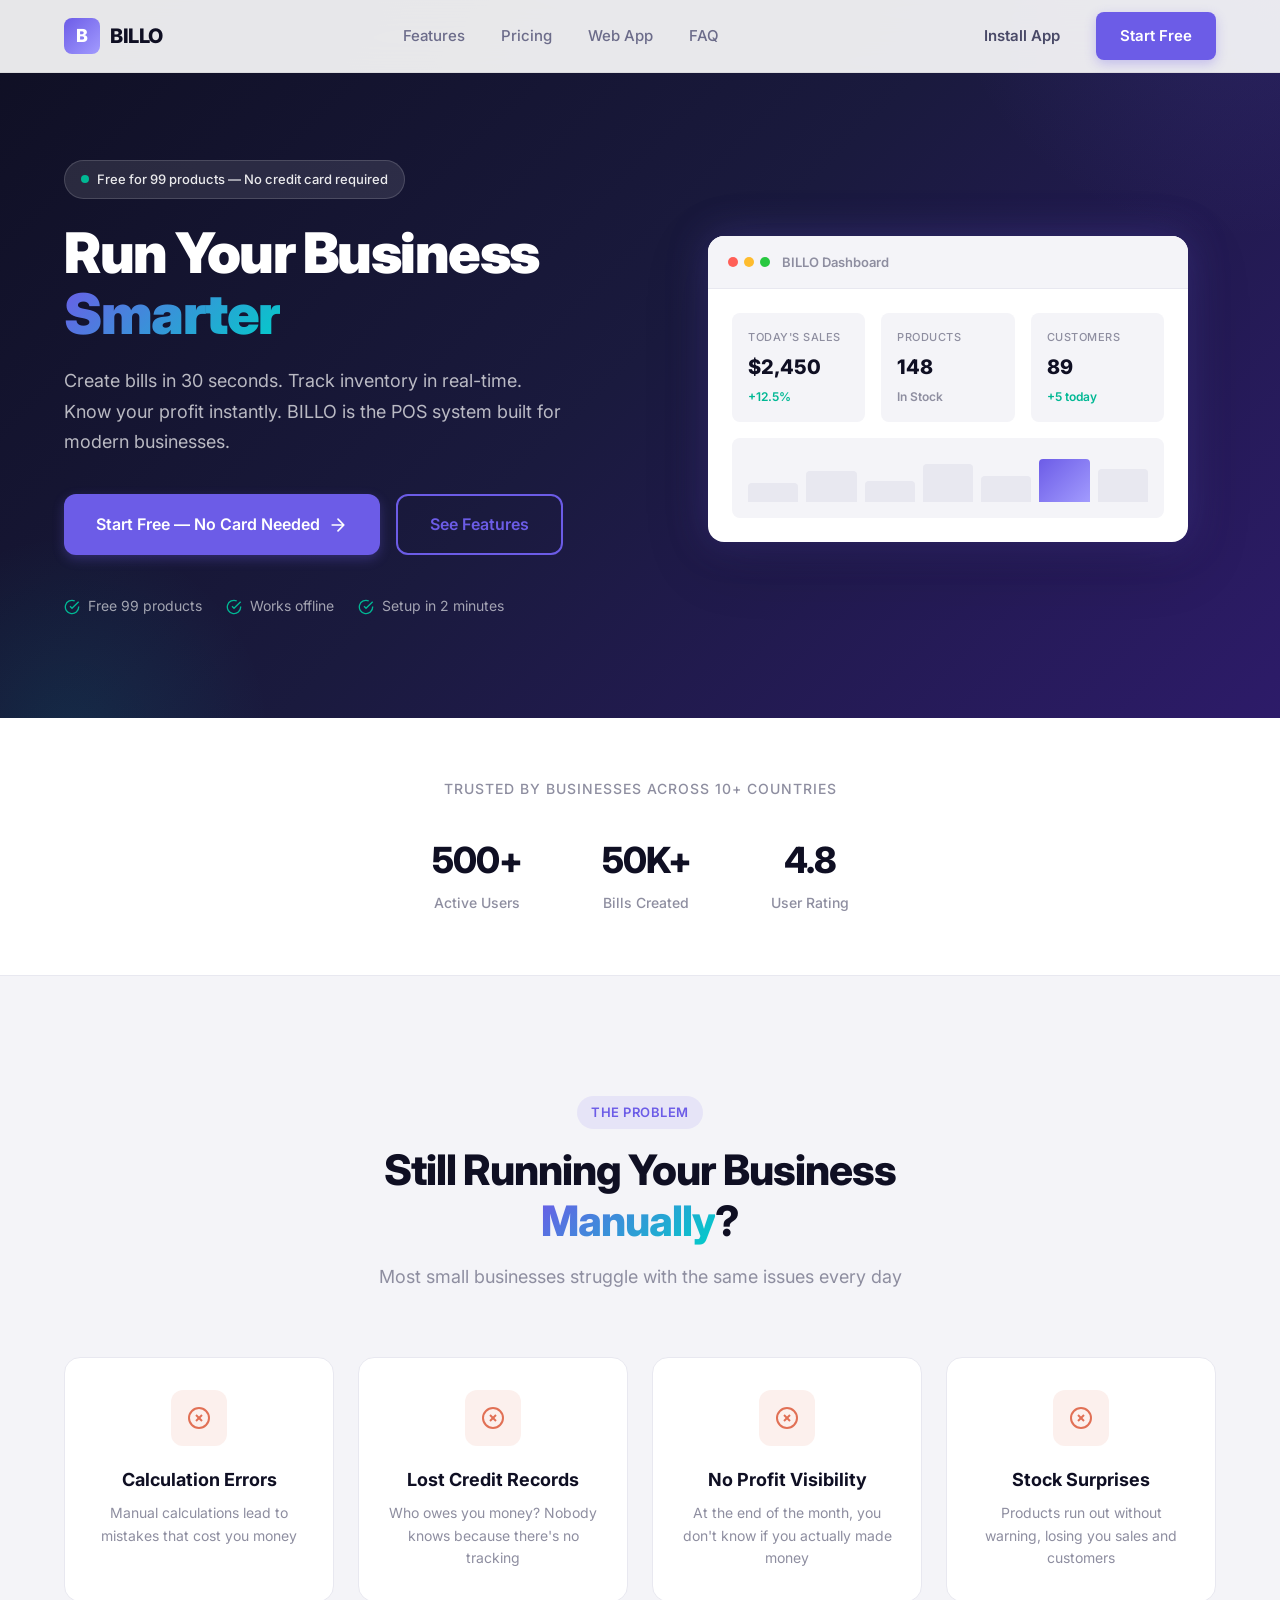
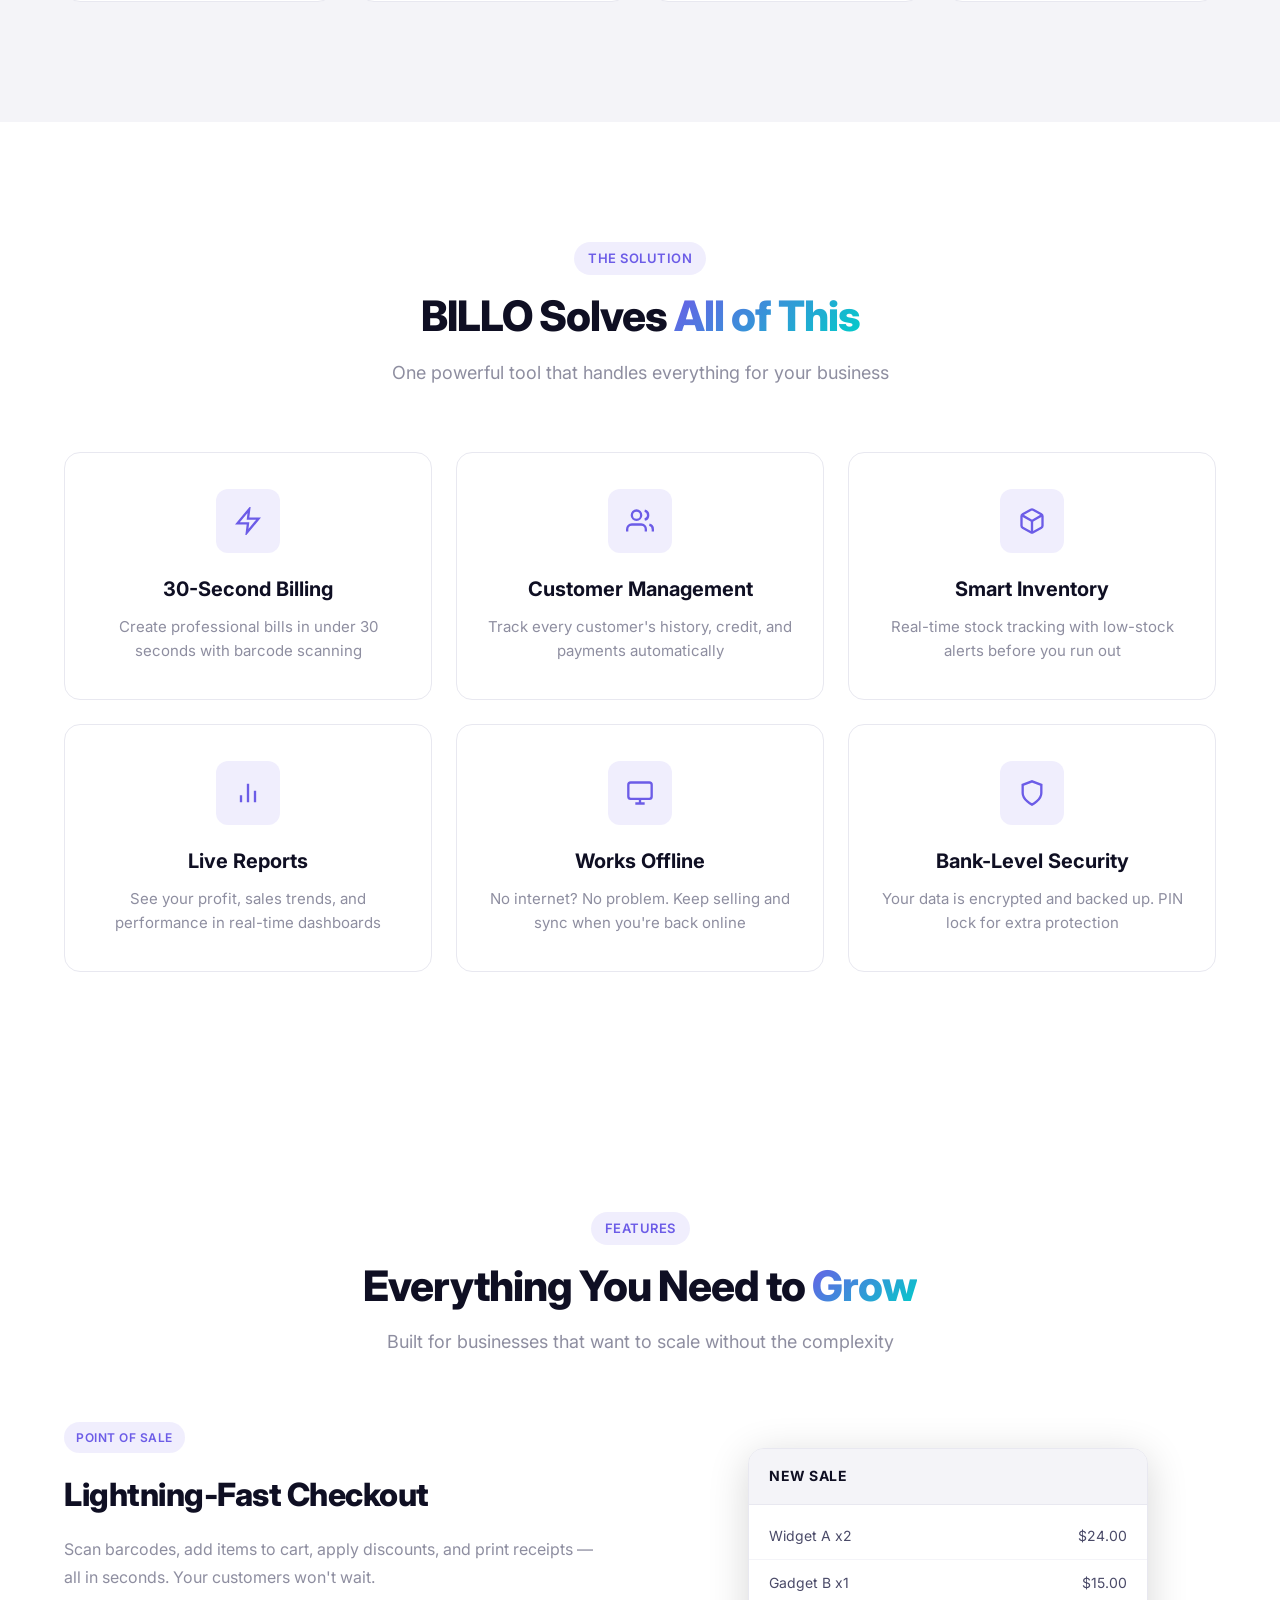
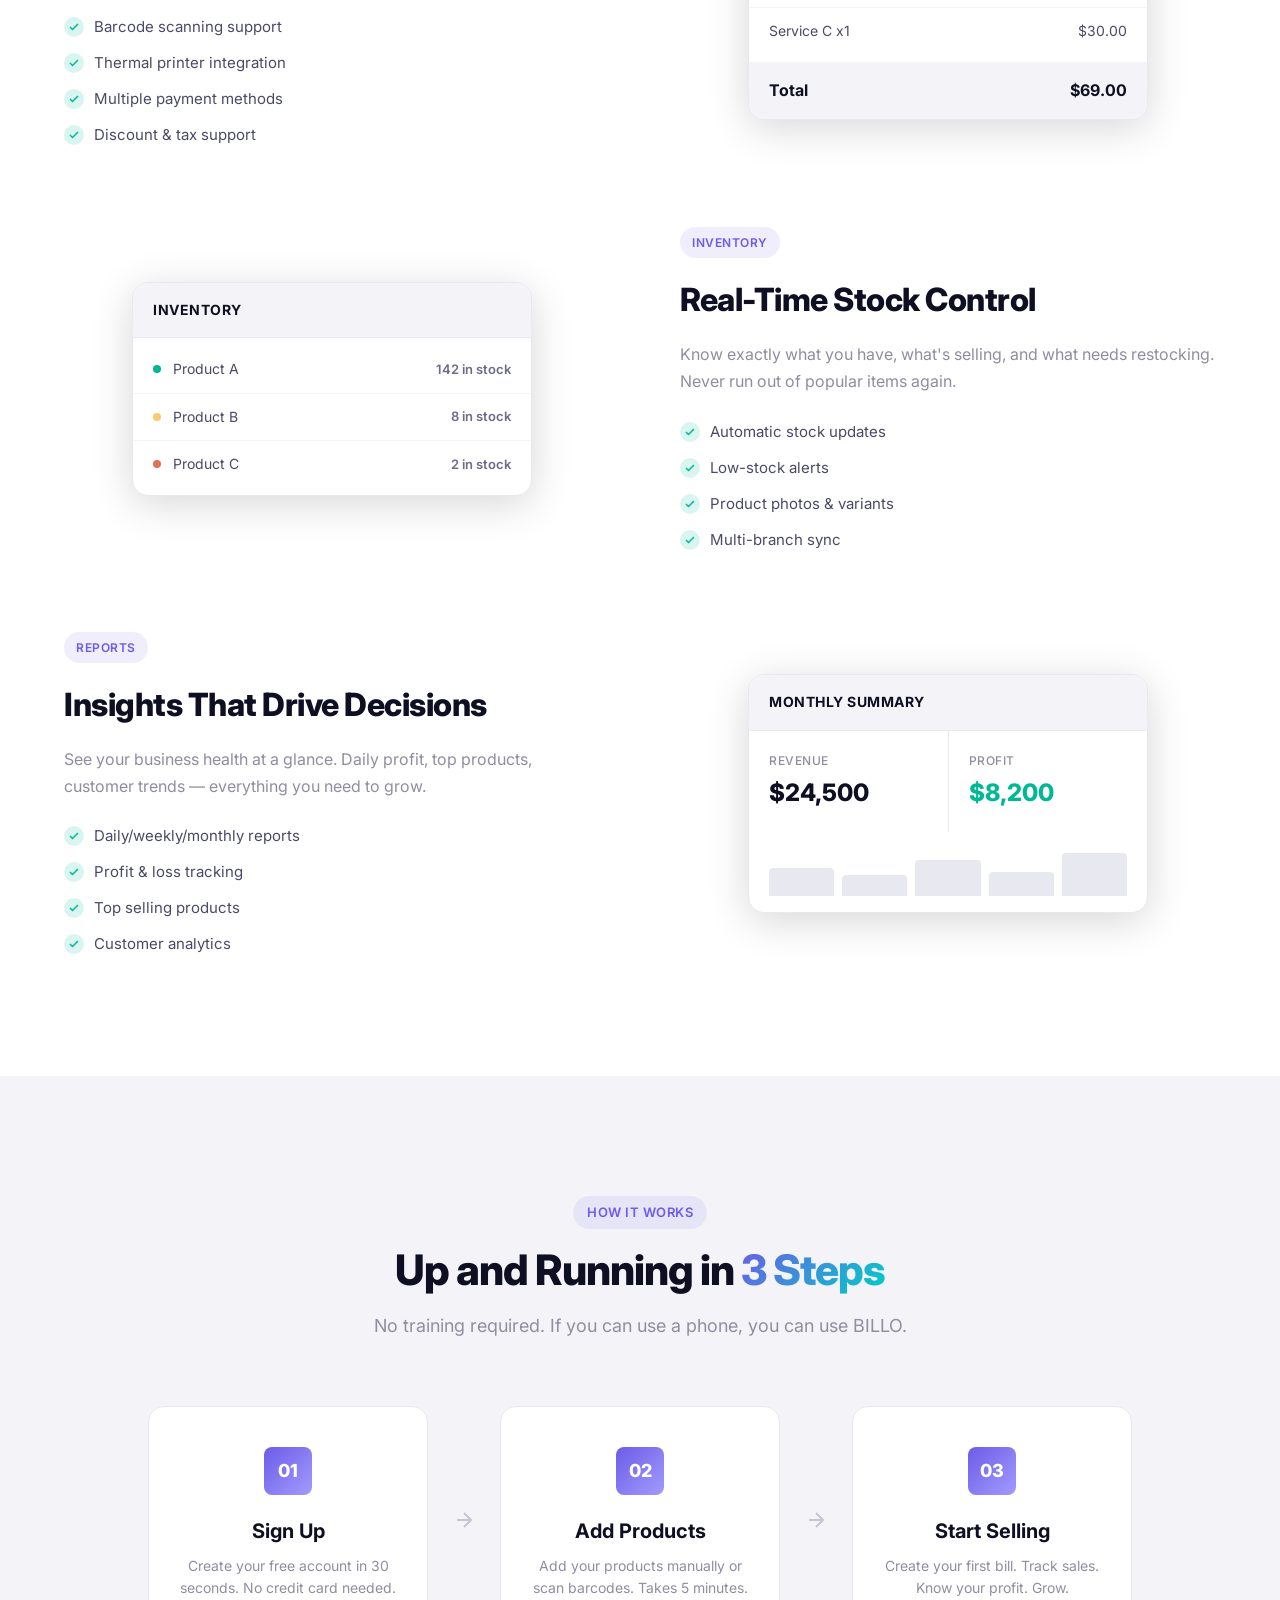
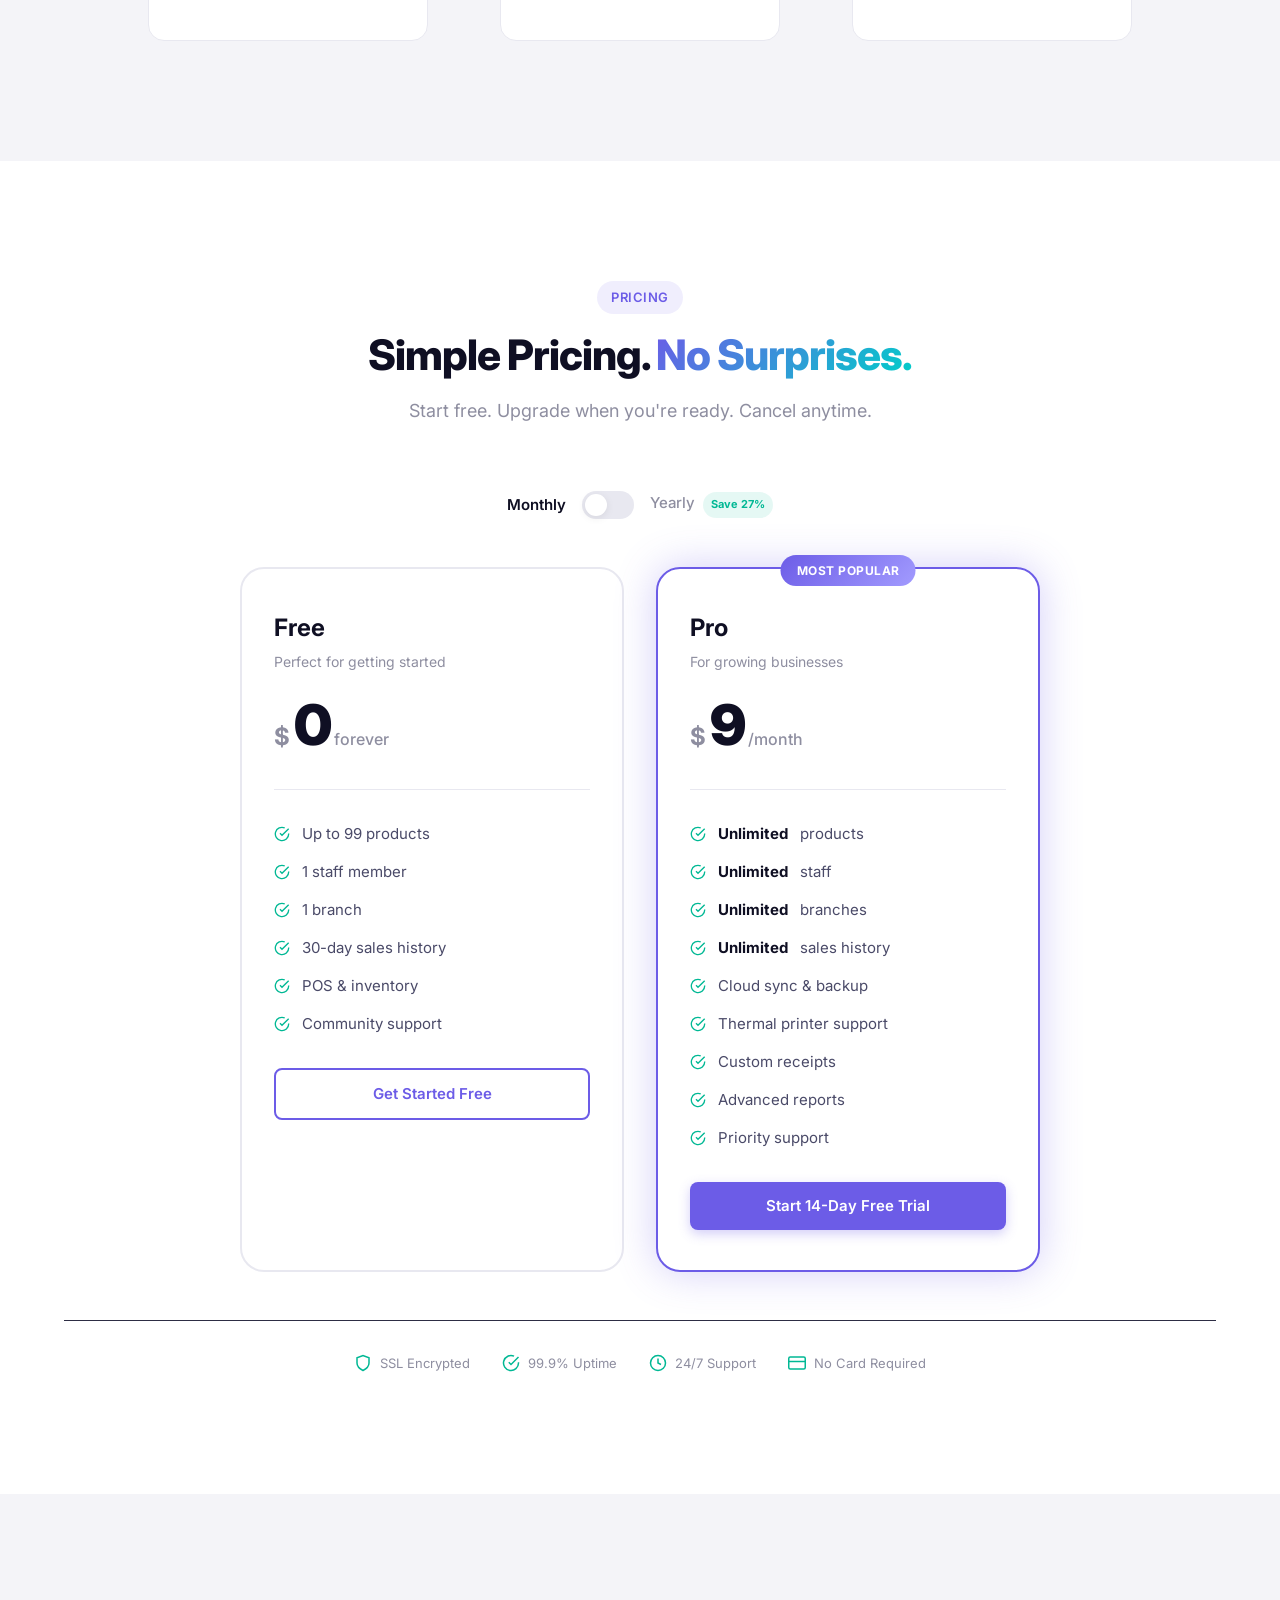
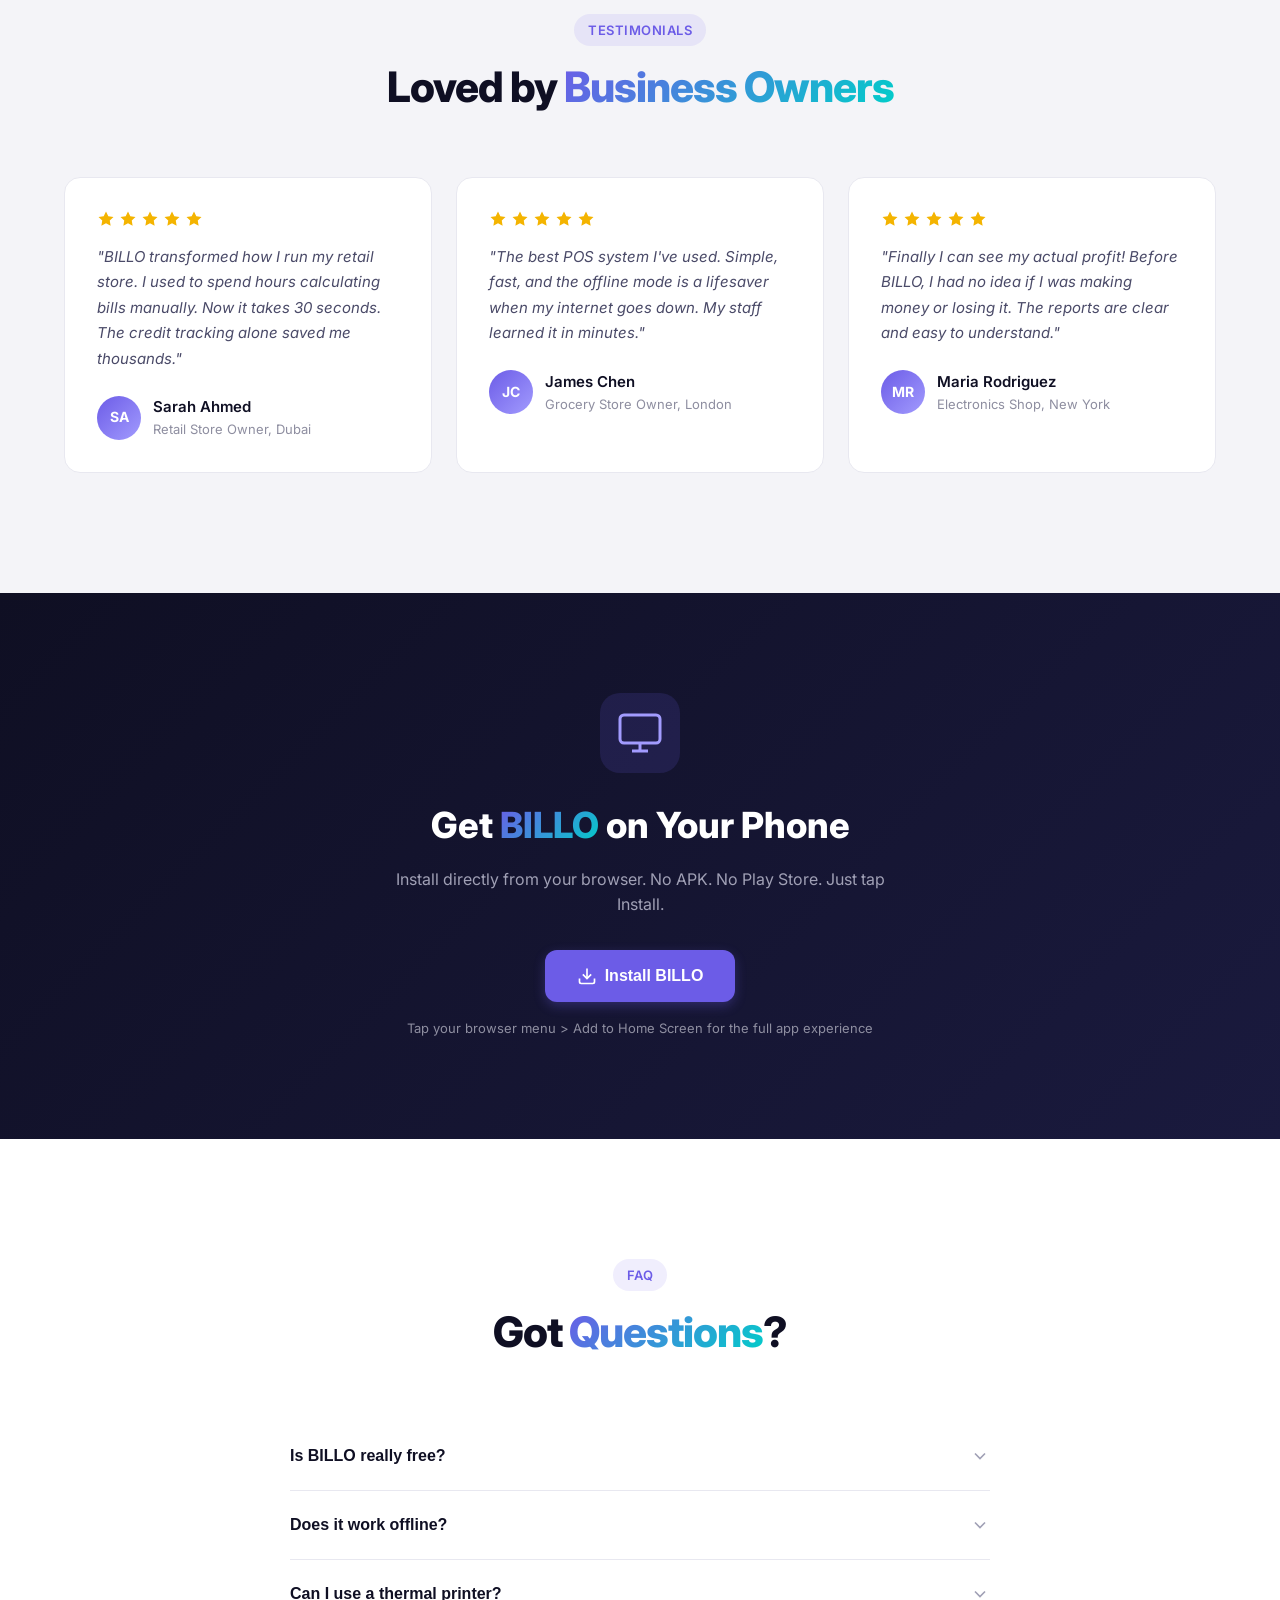
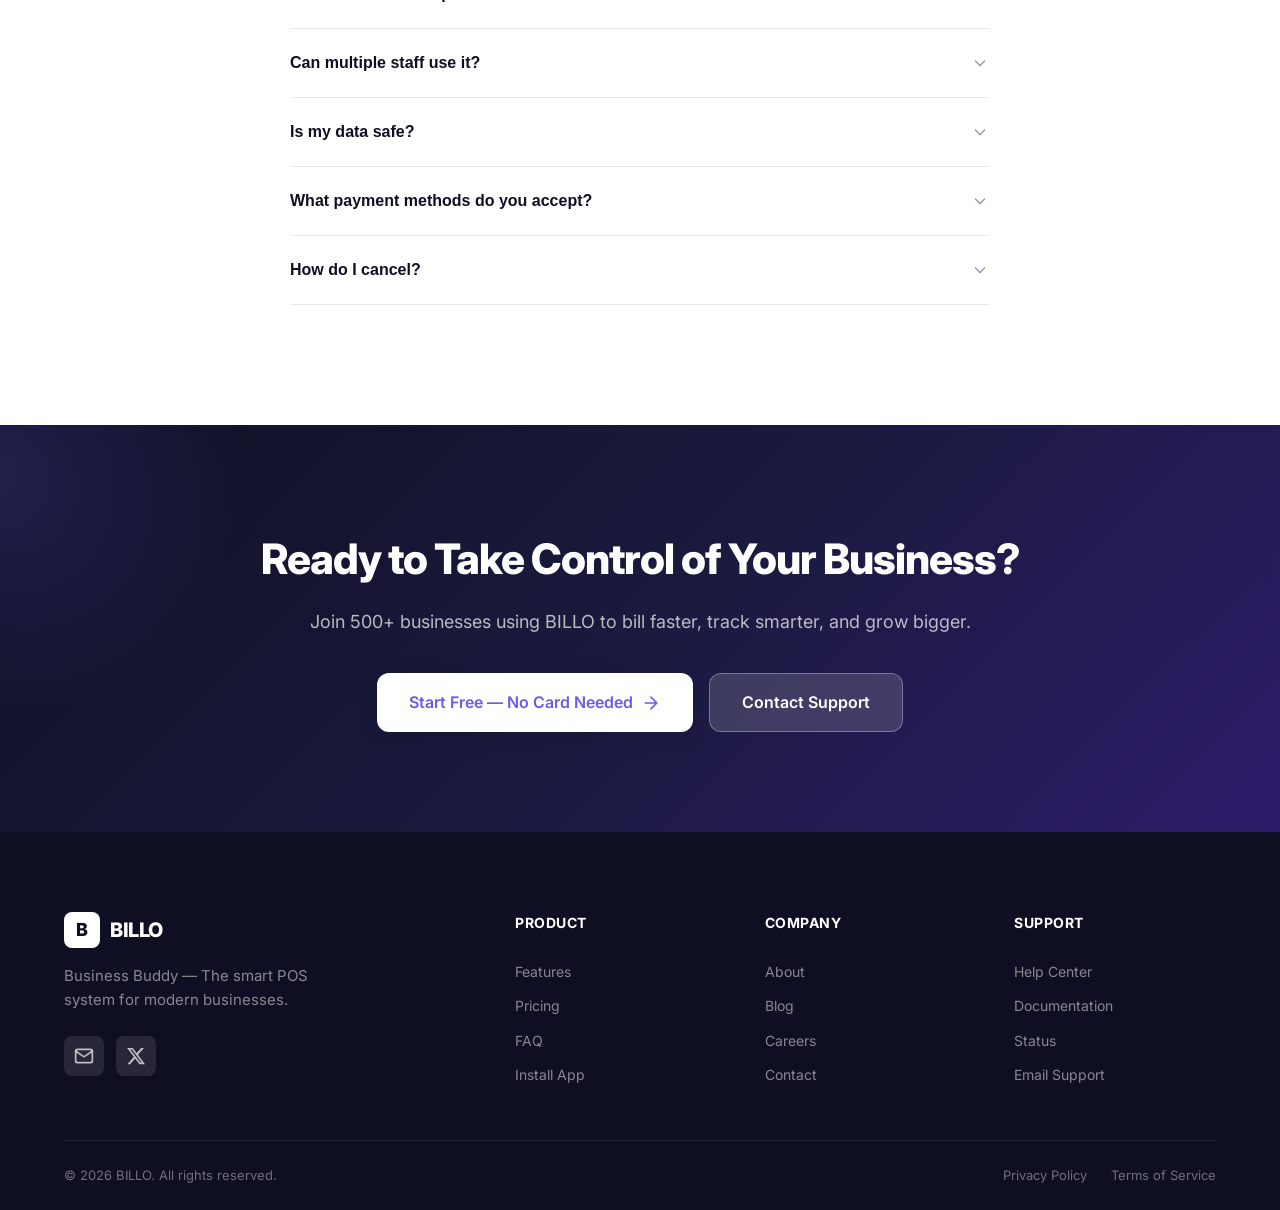
<file: index.html>
<!DOCTYPE html>
<html lang="en" dir="ltr">
<head>
    <meta charset="UTF-8">
    <meta name="google-site-verification" content="google122e0c6a0cba8ad0">
    <meta name="viewport" content="width=device-width, initial-scale=1.0">
    <title>BILLO - Business Buddy | Smart POS System</title>
    <meta name="description" content="BILLO - The smart POS system for modern businesses. Create bills in 30 seconds, track inventory, manage customers. Free for 99 products.">
    <meta name="keywords" content="POS system, billing software, inventory management, small business software, retail POS">
    <meta property="og:title" content="BILLO - Business Buddy | Smart POS System">
    <meta property="og:description" content="The smart POS system for modern businesses. Create bills in 30 seconds, track inventory, manage customers.">
    <meta property="og:type" content="website">
    <meta property="og:url" content="https://billoapp.pages.dev">
    <meta property="og:image" content="https://billoapp.pages.dev/og-image.svg">
    <meta property="og:site_name" content="BILLO - Business Buddy">
    <meta property="og:locale" content="en_US">

    <!-- Twitter Cards -->
    <meta name="twitter:card" content="summary_large_image">
    <meta name="twitter:title" content="BILLO - Business Buddy | Smart POS System">
    <meta name="twitter:description" content="The smart POS system for modern businesses. Create bills in 30 seconds, track inventory, manage customers.">
    <meta name="twitter:image" content="https://billoapp.pages.dev/og-image.svg">

    <!-- Canonical URL -->
    <link rel="canonical" href="https://billoapp.pages.dev">

    <!-- Robots & Author -->
    <meta name="robots" content="index, follow">
    <meta name="author" content="BILLO">

    <!-- Favicon -->
    <link rel="icon" type="image/svg+xml" href="favicon.svg">
    <link rel="apple-touch-icon" href="favicon.svg">
    <link rel="manifest" href="manifest.json">
    <meta name="theme-color" content="#6C5CE7">

    <!-- Structured Data (JSON-LD) -->
    <script type="application/ld+json">
    {
        "@context": "https://schema.org",
        "@type": "SoftwareApplication",
        "name": "BILLO - Business Buddy",
        "operatingSystem": "Android",
        "applicationCategory": "BusinessApplication",
        "description": "Smart POS system for modern businesses. Create bills in 30 seconds, track inventory, manage customers.",
        "url": "https://billoapp.pages.dev",
        "screenshot": "https://billoapp.pages.dev/og-image.svg",
        "offers": {
            "@type": "Offer",
            "price": "0",
            "priceCurrency": "USD",
            "availability": "https://schema.org/InStock"
        },
        "aggregateRating": {
            "@type": "AggregateRating",
            "ratingValue": "4.8",
            "ratingCount": "500"
        }
    }
    </script>

    <link rel="stylesheet" href="style.css">
    <link href="https://fonts.googleapis.com/css2?family=Inter:wght@300;400;500;600;700;800;900&display=swap" rel="stylesheet">
</head>
<body>
    <!-- Navigation -->
    <nav class="navbar">
        <div class="container nav-container">
            <a href="#" class="nav-logo">
                <span class="logo-icon">B</span>
                <span class="logo-text">BILLO</span>
            </a>
            <div class="nav-links">
                <a href="#features">Features</a>
                <a href="#pricing">Pricing</a>
                <a href="#app">Web App</a>
                <a href="#faq">FAQ</a>
            </div>
            <div class="nav-actions">
                <a href="#app" class="btn btn-ghost">Install App</a>
                <a href="#app" class="btn btn-primary">Start Free</a>
            </div>
            <button class="mobile-menu-btn" aria-label="Menu">
                <span></span>
                <span></span>
                <span></span>
            </button>
        </div>
        <div class="mobile-menu">
            <a href="#features">Features</a>
            <a href="#pricing">Pricing</a>
            <a href="#faq">FAQ</a>
            <a href="#app" class="btn btn-primary btn-full">Start Free</a>
        </div>
    </nav>

    <!-- Hero Section -->
    <section class="hero">
        <div class="container">
            <div class="hero-content">
                <div class="hero-badge">
                    <span class="badge-dot"></span>
                    Free for 99 products — No credit card required
                </div>
                <h1>Run Your Business <span class="gradient-text">Smarter</span></h1>
                <p class="hero-subtitle">Create bills in 30 seconds. Track inventory in real-time. Know your profit instantly. BILLO is the POS system built for modern businesses.</p>
                <div class="hero-cta">
                    <a href="#app" class="btn btn-primary btn-lg">
                        Start Free — No Card Needed
                        <svg width="20" height="20" viewBox="0 0 24 24" fill="none" stroke="currentColor" stroke-width="2" stroke-linecap="round" stroke-linejoin="round"><path d="M5 12h14M12 5l7 7-7 7"/></svg>
                    </a>
                    <a href="#features" class="btn btn-outline btn-lg">
                        See Features
                    </a>
                </div>
                <div class="hero-trust">
                    <div class="trust-item">
                        <svg width="16" height="16" viewBox="0 0 24 24" fill="none" stroke="currentColor" stroke-width="2"><path d="M22 11.08V12a10 10 0 1 1-5.93-9.14"/><polyline points="22 4 12 14.01 9 11.01"/></svg>
                        Free 99 products
                    </div>
                    <div class="trust-item">
                        <svg width="16" height="16" viewBox="0 0 24 24" fill="none" stroke="currentColor" stroke-width="2"><path d="M22 11.08V12a10 10 0 1 1-5.93-9.14"/><polyline points="22 4 12 14.01 9 11.01"/></svg>
                        Works offline
                    </div>
                    <div class="trust-item">
                        <svg width="16" height="16" viewBox="0 0 24 24" fill="none" stroke="currentColor" stroke-width="2"><path d="M22 11.08V12a10 10 0 1 1-5.93-9.14"/><polyline points="22 4 12 14.01 9 11.01"/></svg>
                        Setup in 2 minutes
                    </div>
                </div>
            </div>
            <div class="hero-visual">
                <div class="dashboard-preview">
                    <div class="preview-header">
                        <div class="preview-dots">
                            <span></span><span></span><span></span>
                        </div>
                        <span class="preview-title">BILLO Dashboard</span>
                    </div>
                    <div class="preview-body">
                        <div class="preview-stat-card">
                            <span class="stat-label">Today's Sales</span>
                            <span class="stat-value">$2,450</span>
                            <span class="stat-change positive">+12.5%</span>
                        </div>
                        <div class="preview-stat-card">
                            <span class="stat-label">Products</span>
                            <span class="stat-value">148</span>
                            <span class="stat-change">In Stock</span>
                        </div>
                        <div class="preview-stat-card">
                            <span class="stat-label">Customers</span>
                            <span class="stat-value">89</span>
                            <span class="stat-change positive">+5 today</span>
                        </div>
                        <div class="preview-chart">
                            <div class="chart-bar" style="height: 40%"></div>
                            <div class="chart-bar" style="height: 65%"></div>
                            <div class="chart-bar" style="height: 45%"></div>
                            <div class="chart-bar" style="height: 80%"></div>
                            <div class="chart-bar" style="height: 55%"></div>
                            <div class="chart-bar active" style="height: 90%"></div>
                            <div class="chart-bar" style="height: 70%"></div>
                        </div>
                    </div>
                </div>
            </div>
        </div>
    </section>

    <!-- Logos / Social Proof -->
    <section class="social-proof">
        <div class="container">
            <p class="proof-text">Trusted by businesses across 10+ countries</p>
            <div class="proof-stats">
                <div class="proof-stat">
                    <span class="proof-number">500+</span>
                    <span class="proof-label">Active Users</span>
                </div>
                <div class="proof-stat">
                    <span class="proof-number">50K+</span>
                    <span class="proof-label">Bills Created</span>
                </div>
                <div class="proof-stat">
                    <span class="proof-number">4.8</span>
                    <span class="proof-label">User Rating</span>
                </div>
            </div>
        </div>
    </section>

    <!-- Problem Section -->
    <section class="section problem-section" id="problem">
        <div class="container">
            <div class="section-header">
                <span class="section-tag">The Problem</span>
                <h2>Still Running Your Business <span class="gradient-text">Manually</span>?</h2>
                <p class="section-subtitle">Most small businesses struggle with the same issues every day</p>
            </div>
            <div class="problem-grid">
                <div class="problem-card">
                    <div class="problem-icon-wrap">
                        <svg width="24" height="24" viewBox="0 0 24 24" fill="none" stroke="currentColor" stroke-width="2"><circle cx="12" cy="12" r="10"/><line x1="15" y1="9" x2="9" y2="15"/><line x1="9" y1="9" x2="15" y2="15"/></svg>
                    </div>
                    <h3>Calculation Errors</h3>
                    <p>Manual calculations lead to mistakes that cost you money</p>
                </div>
                <div class="problem-card">
                    <div class="problem-icon-wrap">
                        <svg width="24" height="24" viewBox="0 0 24 24" fill="none" stroke="currentColor" stroke-width="2"><circle cx="12" cy="12" r="10"/><line x1="15" y1="9" x2="9" y2="15"/><line x1="9" y1="9" x2="15" y2="15"/></svg>
                    </div>
                    <h3>Lost Credit Records</h3>
                    <p>Who owes you money? Nobody knows because there's no tracking</p>
                </div>
                <div class="problem-card">
                    <div class="problem-icon-wrap">
                        <svg width="24" height="24" viewBox="0 0 24 24" fill="none" stroke="currentColor" stroke-width="2"><circle cx="12" cy="12" r="10"/><line x1="15" y1="9" x2="9" y2="15"/><line x1="9" y1="9" x2="15" y2="15"/></svg>
                    </div>
                    <h3>No Profit Visibility</h3>
                    <p>At the end of the month, you don't know if you actually made money</p>
                </div>
                <div class="problem-card">
                    <div class="problem-icon-wrap">
                        <svg width="24" height="24" viewBox="0 0 24 24" fill="none" stroke="currentColor" stroke-width="2"><circle cx="12" cy="12" r="10"/><line x1="15" y1="9" x2="9" y2="15"/><line x1="9" y1="9" x2="15" y2="15"/></svg>
                    </div>
                    <h3>Stock Surprises</h3>
                    <p>Products run out without warning, losing you sales and customers</p>
                </div>
            </div>
        </div>
    </section>

    <!-- Solution Section -->
    <section class="section solution-section" id="solution">
        <div class="container">
            <div class="section-header">
                <span class="section-tag">The Solution</span>
                <h2>BILLO Solves <span class="gradient-text">All of This</span></h2>
                <p class="section-subtitle">One powerful tool that handles everything for your business</p>
            </div>
            <div class="solution-grid">
                <div class="solution-card">
                    <div class="solution-icon-wrap">
                        <svg width="28" height="28" viewBox="0 0 24 24" fill="none" stroke="currentColor" stroke-width="2"><path d="M13 2L3 14h9l-1 8 10-12h-9l1-8z"/></svg>
                    </div>
                    <h3>30-Second Billing</h3>
                    <p>Create professional bills in under 30 seconds with barcode scanning</p>
                </div>
                <div class="solution-card">
                    <div class="solution-icon-wrap">
                        <svg width="28" height="28" viewBox="0 0 24 24" fill="none" stroke="currentColor" stroke-width="2"><path d="M17 21v-2a4 4 0 0 0-4-4H5a4 4 0 0 0-4 4v2"/><circle cx="9" cy="7" r="4"/><path d="M23 21v-2a4 4 0 0 0-3-3.87"/><path d="M16 3.13a4 4 0 0 1 0 7.75"/></svg>
                    </div>
                    <h3>Customer Management</h3>
                    <p>Track every customer's history, credit, and payments automatically</p>
                </div>
                <div class="solution-card">
                    <div class="solution-icon-wrap">
                        <svg width="28" height="28" viewBox="0 0 24 24" fill="none" stroke="currentColor" stroke-width="2"><path d="M21 16V8a2 2 0 0 0-1-1.73l-7-4a2 2 0 0 0-2 0l-7 4A2 2 0 0 0 3 8v8a2 2 0 0 0 1 1.73l7 4a2 2 0 0 0 2 0l7-4A2 2 0 0 0 21 16z"/><polyline points="3.27 6.96 12 12.01 20.73 6.96"/><line x1="12" y1="22.08" x2="12" y2="12"/></svg>
                    </div>
                    <h3>Smart Inventory</h3>
                    <p>Real-time stock tracking with low-stock alerts before you run out</p>
                </div>
                <div class="solution-card">
                    <div class="solution-icon-wrap">
                        <svg width="28" height="28" viewBox="0 0 24 24" fill="none" stroke="currentColor" stroke-width="2"><line x1="18" y1="20" x2="18" y2="10"/><line x1="12" y1="20" x2="12" y2="4"/><line x1="6" y1="20" x2="6" y2="14"/></svg>
                    </div>
                    <h3>Live Reports</h3>
                    <p>See your profit, sales trends, and performance in real-time dashboards</p>
                </div>
                <div class="solution-card">
                    <div class="solution-icon-wrap">
                        <svg width="28" height="28" viewBox="0 0 24 24" fill="none" stroke="currentColor" stroke-width="2"><rect x="2" y="3" width="20" height="14" rx="2" ry="2"/><line x1="8" y1="21" x2="16" y2="21"/><line x1="12" y1="17" x2="12" y2="21"/></svg>
                    </div>
                    <h3>Works Offline</h3>
                    <p>No internet? No problem. Keep selling and sync when you're back online</p>
                </div>
                <div class="solution-card">
                    <div class="solution-icon-wrap">
                        <svg width="28" height="28" viewBox="0 0 24 24" fill="none" stroke="currentColor" stroke-width="2"><path d="M12 22s8-4 8-10V5l-8-3-8 3v7c0 6 8 10 8 10z"/></svg>
                    </div>
                    <h3>Bank-Level Security</h3>
                    <p>Your data is encrypted and backed up. PIN lock for extra protection</p>
                </div>
            </div>
        </div>
    </section>

    <!-- Features Section -->
    <section class="section features-section" id="features">
        <div class="container">
            <div class="section-header">
                <span class="section-tag">Features</span>
                <h2>Everything You Need to <span class="gradient-text">Grow</span></h2>
                <p class="section-subtitle">Built for businesses that want to scale without the complexity</p>
            </div>
            <div class="features-showcase">
                <div class="feature-row">
                    <div class="feature-content">
                        <span class="feature-tag">Point of Sale</span>
                        <h3>Lightning-Fast Checkout</h3>
                        <p>Scan barcodes, add items to cart, apply discounts, and print receipts — all in seconds. Your customers won't wait.</p>
                        <ul class="feature-list">
                            <li>Barcode scanning support</li>
                            <li>Thermal printer integration</li>
                            <li>Multiple payment methods</li>
                            <li>Discount & tax support</li>
                        </ul>
                    </div>
                    <div class="feature-visual">
                        <div class="pos-preview">
                            <div class="pos-header">New Sale</div>
                            <div class="pos-items">
                                <div class="pos-item">
                                    <span>Widget A x2</span>
                                    <span>$24.00</span>
                                </div>
                                <div class="pos-item">
                                    <span>Gadget B x1</span>
                                    <span>$15.00</span>
                                </div>
                                <div class="pos-item">
                                    <span>Service C x1</span>
                                    <span>$30.00</span>
                                </div>
                            </div>
                            <div class="pos-total">
                                <span>Total</span>
                                <span>$69.00</span>
                            </div>
                        </div>
                    </div>
                </div>

                <div class="feature-row reverse">
                    <div class="feature-content">
                        <span class="feature-tag">Inventory</span>
                        <h3>Real-Time Stock Control</h3>
                        <p>Know exactly what you have, what's selling, and what needs restocking. Never run out of popular items again.</p>
                        <ul class="feature-list">
                            <li>Automatic stock updates</li>
                            <li>Low-stock alerts</li>
                            <li>Product photos & variants</li>
                            <li>Multi-branch sync</li>
                        </ul>
                    </div>
                    <div class="feature-visual">
                        <div class="stock-preview">
                            <div class="stock-header">Inventory</div>
                            <div class="stock-items">
                                <div class="stock-item">
                                    <div class="stock-dot green"></div>
                                    <span>Product A</span>
                                    <span class="stock-qty">142 in stock</span>
                                </div>
                                <div class="stock-item">
                                    <div class="stock-dot yellow"></div>
                                    <span>Product B</span>
                                    <span class="stock-qty">8 in stock</span>
                                </div>
                                <div class="stock-item">
                                    <div class="stock-dot red"></div>
                                    <span>Product C</span>
                                    <span class="stock-qty">2 in stock</span>
                                </div>
                            </div>
                        </div>
                    </div>
                </div>

                <div class="feature-row">
                    <div class="feature-content">
                        <span class="feature-tag">Reports</span>
                        <h3>Insights That Drive Decisions</h3>
                        <p>See your business health at a glance. Daily profit, top products, customer trends — everything you need to grow.</p>
                        <ul class="feature-list">
                            <li>Daily/weekly/monthly reports</li>
                            <li>Profit & loss tracking</li>
                            <li>Top selling products</li>
                            <li>Customer analytics</li>
                        </ul>
                    </div>
                    <div class="feature-visual">
                        <div class="report-preview">
                            <div class="report-header">Monthly Summary</div>
                            <div class="report-stats">
                                <div class="report-stat">
                                    <span class="report-label">Revenue</span>
                                    <span class="report-value">$24,500</span>
                                </div>
                                <div class="report-stat">
                                    <span class="report-label">Profit</span>
                                    <span class="report-value positive">$8,200</span>
                                </div>
                            </div>
                            <div class="report-chart">
                                <div class="report-bar" style="height: 60%"></div>
                                <div class="report-bar" style="height: 45%"></div>
                                <div class="report-bar" style="height: 75%"></div>
                                <div class="report-bar" style="height: 50%"></div>
                                <div class="report-bar" style="height: 90%"></div>
                            </div>
                        </div>
                    </div>
                </div>
            </div>
        </div>
    </section>

    <!-- How It Works -->
    <section class="section how-section" id="how">
        <div class="container">
            <div class="section-header">
                <span class="section-tag">How It Works</span>
                <h2>Up and Running in <span class="gradient-text">3 Steps</span></h2>
                <p class="section-subtitle">No training required. If you can use a phone, you can use BILLO.</p>
            </div>
            <div class="steps-grid">
                <div class="step-card">
                    <div class="step-number">01</div>
                    <h3>Sign Up</h3>
                    <p>Create your free account in 30 seconds. No credit card needed.</p>
                </div>
                <div class="step-connector">
                    <svg width="24" height="24" viewBox="0 0 24 24" fill="none" stroke="currentColor" stroke-width="2"><path d="M5 12h14M12 5l7 7-7 7"/></svg>
                </div>
                <div class="step-card">
                    <div class="step-number">02</div>
                    <h3>Add Products</h3>
                    <p>Add your products manually or scan barcodes. Takes 5 minutes.</p>
                </div>
                <div class="step-connector">
                    <svg width="24" height="24" viewBox="0 0 24 24" fill="none" stroke="currentColor" stroke-width="2"><path d="M5 12h14M12 5l7 7-7 7"/></svg>
                </div>
                <div class="step-card">
                    <div class="step-number">03</div>
                    <h3>Start Selling</h3>
                    <p>Create your first bill. Track sales. Know your profit. Grow.</p>
                </div>
            </div>
        </div>
    </section>

    <!-- Pricing Section -->
    <section class="section pricing-section" id="pricing">
        <div class="container">
            <div class="section-header">
                <span class="section-tag">Pricing</span>
                <h2>Simple Pricing. <span class="gradient-text">No Surprises.</span></h2>
                <p class="section-subtitle">Start free. Upgrade when you're ready. Cancel anytime.</p>
            </div>
            <div class="pricing-toggle">
                <span class="toggle-label active" data-period="monthly">Monthly</span>
                <button class="toggle-switch" id="pricingToggle" aria-label="Toggle pricing period">
                    <span class="toggle-slider"></span>
                </button>
                <span class="toggle-label" data-period="yearly">Yearly <span class="save-badge">Save 27%</span></span>
            </div>
            <div class="pricing-grid">
                <!-- Free Plan -->
                <div class="pricing-card">
                    <div class="pricing-header">
                        <h3>Free</h3>
                        <p class="pricing-desc">Perfect for getting started</p>
                    </div>
                    <div class="pricing-price">
                        <span class="currency">$</span>
                        <span class="amount">0</span>
                        <span class="period">forever</span>
                    </div>
                    <ul class="pricing-features">
                        <li>
                            <svg width="16" height="16" viewBox="0 0 24 24" fill="none" stroke="currentColor" stroke-width="2"><path d="M22 11.08V12a10 10 0 1 1-5.93-9.14"/><polyline points="22 4 12 14.01 9 11.01"/></svg>
                            Up to 99 products
                        </li>
                        <li>
                            <svg width="16" height="16" viewBox="0 0 24 24" fill="none" stroke="currentColor" stroke-width="2"><path d="M22 11.08V12a10 10 0 1 1-5.93-9.14"/><polyline points="22 4 12 14.01 9 11.01"/></svg>
                            1 staff member
                        </li>
                        <li>
                            <svg width="16" height="16" viewBox="0 0 24 24" fill="none" stroke="currentColor" stroke-width="2"><path d="M22 11.08V12a10 10 0 1 1-5.93-9.14"/><polyline points="22 4 12 14.01 9 11.01"/></svg>
                            1 branch
                        </li>
                        <li>
                            <svg width="16" height="16" viewBox="0 0 24 24" fill="none" stroke="currentColor" stroke-width="2"><path d="M22 11.08V12a10 10 0 1 1-5.93-9.14"/><polyline points="22 4 12 14.01 9 11.01"/></svg>
                            30-day sales history
                        </li>
                        <li>
                            <svg width="16" height="16" viewBox="0 0 24 24" fill="none" stroke="currentColor" stroke-width="2"><path d="M22 11.08V12a10 10 0 1 1-5.93-9.14"/><polyline points="22 4 12 14.01 9 11.01"/></svg>
                            POS &amp; inventory
                        </li>
                        <li>
                            <svg width="16" height="16" viewBox="0 0 24 24" fill="none" stroke="currentColor" stroke-width="2"><path d="M22 11.08V12a10 10 0 1 1-5.93-9.14"/><polyline points="22 4 12 14.01 9 11.01"/></svg>
                            Community support
                        </li>
                    </ul>
                    <a href="#app" class="btn btn-outline btn-full">Get Started Free</a>
                </div>

                <!-- Pro Plan -->
                <div class="pricing-card popular">
                    <div class="popular-badge">Most Popular</div>
                    <div class="pricing-header">
                        <h3>Pro</h3>
                        <p class="pricing-desc">For growing businesses</p>
                    </div>
                    <div class="pricing-price">
                        <span class="currency">$</span>
                        <span class="amount" data-monthly="9" data-yearly="6">9</span>
                        <span class="period">/month</span>
                    </div>
                    <ul class="pricing-features">
                        <li>
                            <svg width="16" height="16" viewBox="0 0 24 24" fill="none" stroke="currentColor" stroke-width="2"><path d="M22 11.08V12a10 10 0 1 1-5.93-9.14"/><polyline points="22 4 12 14.01 9 11.01"/></svg>
                            <strong>Unlimited</strong> products
                        </li>
                        <li>
                            <svg width="16" height="16" viewBox="0 0 24 24" fill="none" stroke="currentColor" stroke-width="2"><path d="M22 11.08V12a10 10 0 1 1-5.93-9.14"/><polyline points="22 4 12 14.01 9 11.01"/></svg>
                            <strong>Unlimited</strong> staff
                        </li>
                        <li>
                            <svg width="16" height="16" viewBox="0 0 24 24" fill="none" stroke="currentColor" stroke-width="2"><path d="M22 11.08V12a10 10 0 1 1-5.93-9.14"/><polyline points="22 4 12 14.01 9 11.01"/></svg>
                            <strong>Unlimited</strong> branches
                        </li>
                        <li>
                            <svg width="16" height="16" viewBox="0 0 24 24" fill="none" stroke="currentColor" stroke-width="2"><path d="M22 11.08V12a10 10 0 1 1-5.93-9.14"/><polyline points="22 4 12 14.01 9 11.01"/></svg>
                            <strong>Unlimited</strong> sales history
                        </li>
                        <li>
                            <svg width="16" height="16" viewBox="0 0 24 24" fill="none" stroke="currentColor" stroke-width="2"><path d="M22 11.08V12a10 10 0 1 1-5.93-9.14"/><polyline points="22 4 12 14.01 9 11.01"/></svg>
                            Cloud sync &amp; backup
                        </li>
                        <li>
                            <svg width="16" height="16" viewBox="0 0 24 24" fill="none" stroke="currentColor" stroke-width="2"><path d="M22 11.08V12a10 10 0 1 1-5.93-9.14"/><polyline points="22 4 12 14.01 9 11.01"/></svg>
                            Thermal printer support
                        </li>
                        <li>
                            <svg width="16" height="16" viewBox="0 0 24 24" fill="none" stroke="currentColor" stroke-width="2"><path d="M22 11.08V12a10 10 0 1 1-5.93-9.14"/><polyline points="22 4 12 14.01 9 11.01"/></svg>
                            Custom receipts
                        </li>
                        <li>
                            <svg width="16" height="16" viewBox="0 0 24 24" fill="none" stroke="currentColor" stroke-width="2"><path d="M22 11.08V12a10 10 0 1 1-5.93-9.14"/><polyline points="22 4 12 14.01 9 11.01"/></svg>
                            Advanced reports
                        </li>
                        <li>
                            <svg width="16" height="16" viewBox="0 0 24 24" fill="none" stroke="currentColor" stroke-width="2"><path d="M22 11.08V12a10 10 0 1 1-5.93-9.14"/><polyline points="22 4 12 14.01 9 11.01"/></svg>
                            Priority support
                        </li>
                    </ul>
                    <a href="#app" class="btn btn-primary btn-full">Start 14-Day Free Trial</a>
                </div>
            </div>

            <!-- Trust Strip -->
            <div class="trust-strip">
                <div class="trust-item">
                    <svg width="18" height="18" viewBox="0 0 24 24" fill="none" stroke="currentColor" stroke-width="2"><path d="M12 22s8-4 8-10V5l-8-3-8 3v7c0 6 8 10 8 10z"/></svg>
                    SSL Encrypted
                </div>
                <div class="trust-item">
                    <svg width="18" height="18" viewBox="0 0 24 24" fill="none" stroke="currentColor" stroke-width="2"><path d="M22 11.08V12a10 10 0 1 1-5.93-9.14"/><polyline points="22 4 12 14.01 9 11.01"/></svg>
                    99.9% Uptime
                </div>
                <div class="trust-item">
                    <svg width="18" height="18" viewBox="0 0 24 24" fill="none" stroke="currentColor" stroke-width="2"><circle cx="12" cy="12" r="10"/><polyline points="12 6 12 12 16 14"/></svg>
                    24/7 Support
                </div>
                <div class="trust-item">
                    <svg width="18" height="18" viewBox="0 0 24 24" fill="none" stroke="currentColor" stroke-width="2"><rect x="1" y="4" width="22" height="16" rx="2" ry="2"/><line x1="1" y1="10" x2="23" y2="10"/></svg>
                    No Card Required
                </div>
            </div>
        </div>
    </section>

    <!-- Testimonials -->
    <section class="section testimonials-section" id="testimonials">
        <div class="container">
            <div class="section-header">
                <span class="section-tag">Testimonials</span>
                <h2>Loved by <span class="gradient-text">Business Owners</span></h2>
            </div>
            <div class="testimonials-grid">
                <div class="testimonial-card">
                    <div class="testimonial-stars">
                        <svg width="18" height="18" viewBox="0 0 24 24" fill="currentColor"><path d="M12 2l3.09 6.26L22 9.27l-5 4.87 1.18 6.88L12 17.77l-6.18 3.25L7 14.14 2 9.27l6.91-1.01L12 2z"/></svg>
                        <svg width="18" height="18" viewBox="0 0 24 24" fill="currentColor"><path d="M12 2l3.09 6.26L22 9.27l-5 4.87 1.18 6.88L12 17.77l-6.18 3.25L7 14.14 2 9.27l6.91-1.01L12 2z"/></svg>
                        <svg width="18" height="18" viewBox="0 0 24 24" fill="currentColor"><path d="M12 2l3.09 6.26L22 9.27l-5 4.87 1.18 6.88L12 17.77l-6.18 3.25L7 14.14 2 9.27l6.91-1.01L12 2z"/></svg>
                        <svg width="18" height="18" viewBox="0 0 24 24" fill="currentColor"><path d="M12 2l3.09 6.26L22 9.27l-5 4.87 1.18 6.88L12 17.77l-6.18 3.25L7 14.14 2 9.27l6.91-1.01L12 2z"/></svg>
                        <svg width="18" height="18" viewBox="0 0 24 24" fill="currentColor"><path d="M12 2l3.09 6.26L22 9.27l-5 4.87 1.18 6.88L12 17.77l-6.18 3.25L7 14.14 2 9.27l6.91-1.01L12 2z"/></svg>
                    </div>
                    <p class="testimonial-text">"BILLO transformed how I run my retail store. I used to spend hours calculating bills manually. Now it takes 30 seconds. The credit tracking alone saved me thousands."</p>
                    <div class="testimonial-author">
                        <div class="author-avatar">SA</div>
                        <div>
                            <div class="author-name">Sarah Ahmed</div>
                            <div class="author-role">Retail Store Owner, Dubai</div>
                        </div>
                    </div>
                </div>
                <div class="testimonial-card">
                    <div class="testimonial-stars">
                        <svg width="18" height="18" viewBox="0 0 24 24" fill="currentColor"><path d="M12 2l3.09 6.26L22 9.27l-5 4.87 1.18 6.88L12 17.77l-6.18 3.25L7 14.14 2 9.27l6.91-1.01L12 2z"/></svg>
                        <svg width="18" height="18" viewBox="0 0 24 24" fill="currentColor"><path d="M12 2l3.09 6.26L22 9.27l-5 4.87 1.18 6.88L12 17.77l-6.18 3.25L7 14.14 2 9.27l6.91-1.01L12 2z"/></svg>
                        <svg width="18" height="18" viewBox="0 0 24 24" fill="currentColor"><path d="M12 2l3.09 6.26L22 9.27l-5 4.87 1.18 6.88L12 17.77l-6.18 3.25L7 14.14 2 9.27l6.91-1.01L12 2z"/></svg>
                        <svg width="18" height="18" viewBox="0 0 24 24" fill="currentColor"><path d="M12 2l3.09 6.26L22 9.27l-5 4.87 1.18 6.88L12 17.77l-6.18 3.25L7 14.14 2 9.27l6.91-1.01L12 2z"/></svg>
                        <svg width="18" height="18" viewBox="0 0 24 24" fill="currentColor"><path d="M12 2l3.09 6.26L22 9.27l-5 4.87 1.18 6.88L12 17.77l-6.18 3.25L7 14.14 2 9.27l6.91-1.01L12 2z"/></svg>
                    </div>
                    <p class="testimonial-text">"The best POS system I've used. Simple, fast, and the offline mode is a lifesaver when my internet goes down. My staff learned it in minutes."</p>
                    <div class="testimonial-author">
                        <div class="author-avatar">JC</div>
                        <div>
                            <div class="author-name">James Chen</div>
                            <div class="author-role">Grocery Store Owner, London</div>
                        </div>
                    </div>
                </div>
                <div class="testimonial-card">
                    <div class="testimonial-stars">
                        <svg width="18" height="18" viewBox="0 0 24 24" fill="currentColor"><path d="M12 2l3.09 6.26L22 9.27l-5 4.87 1.18 6.88L12 17.77l-6.18 3.25L7 14.14 2 9.27l6.91-1.01L12 2z"/></svg>
                        <svg width="18" height="18" viewBox="0 0 24 24" fill="currentColor"><path d="M12 2l3.09 6.26L22 9.27l-5 4.87 1.18 6.88L12 17.77l-6.18 3.25L7 14.14 2 9.27l6.91-1.01L12 2z"/></svg>
                        <svg width="18" height="18" viewBox="0 0 24 24" fill="currentColor"><path d="M12 2l3.09 6.26L22 9.27l-5 4.87 1.18 6.88L12 17.77l-6.18 3.25L7 14.14 2 9.27l6.91-1.01L12 2z"/></svg>
                        <svg width="18" height="18" viewBox="0 0 24 24" fill="currentColor"><path d="M12 2l3.09 6.26L22 9.27l-5 4.87 1.18 6.88L12 17.77l-6.18 3.25L7 14.14 2 9.27l6.91-1.01L12 2z"/></svg>
                        <svg width="18" height="18" viewBox="0 0 24 24" fill="currentColor"><path d="M12 2l3.09 6.26L22 9.27l-5 4.87 1.18 6.88L12 17.77l-6.18 3.25L7 14.14 2 9.27l6.91-1.01L12 2z"/></svg>
                    </div>
                    <p class="testimonial-text">"Finally I can see my actual profit! Before BILLO, I had no idea if I was making money or losing it. The reports are clear and easy to understand."</p>
                    <div class="testimonial-author">
                        <div class="author-avatar">MR</div>
                        <div>
                            <div class="author-name">Maria Rodriguez</div>
                            <div class="author-role">Electronics Shop, New York</div>
                        </div>
                    </div>
                </div>
            </div>
        </div>
    </section>

    <!-- Web App Section -->
    <section class="section webapp-section" id="app">
        <div class="container">
            <div class="webapp-content">
                <div class="webapp-icon">
                    <svg width="48" height="48" viewBox="0 0 24 24" fill="none" stroke="currentColor" stroke-width="1.5"><rect x="2" y="3" width="20" height="14" rx="2" ry="2"/><line x1="8" y1="21" x2="16" y2="21"/><line x1="12" y1="17" x2="12" y2="21"/></svg>
                </div>
                <h2>Get <span class="gradient-text">BILLO</span> on Your Phone</h2>
                <p class="webapp-subtitle">Install directly from your browser. No APK. No Play Store. Just tap Install.</p>
                <button class="btn btn-primary btn-lg install-btn" id="installBtn">
                    <svg width="20" height="20" viewBox="0 0 24 24" fill="none" stroke="currentColor" stroke-width="2"><path d="M21 15v4a2 2 0 0 1-2 2H5a2 2 0 0 1-2-2v-4"/><polyline points="7 10 12 15 17 10"/><line x1="12" y1="15" x2="12" y2="3"/></svg>
                    Install BILLO
                </button>
                <p class="webapp-steps" id="installSteps">Tap your browser menu > Add to Home Screen for the full app experience</p>
            </div>
        </div>
    </section>

    <!-- FAQ Section -->
    <section class="section faq-section" id="faq">
        <div class="container">
            <div class="section-header">
                <span class="section-tag">FAQ</span>
                <h2>Got <span class="gradient-text">Questions</span>?</h2>
            </div>
            <div class="faq-list">
                <div class="faq-item">
                    <button class="faq-question" aria-expanded="false">
                        <span>Is BILLO really free?</span>
                        <svg class="faq-icon" width="20" height="20" viewBox="0 0 24 24" fill="none" stroke="currentColor" stroke-width="2"><path d="M6 9l6 6 6-6"/></svg>
                    </button>
                    <div class="faq-answer">
                        <p>Yes! The Free plan lets you manage up to 99 products with 1 staff member and 1 branch — forever. No credit card required. When you're ready to grow, upgrade to Pro for unlimited everything.</p>
                    </div>
                </div>
                <div class="faq-item">
                    <button class="faq-question" aria-expanded="false">
                        <span>Does it work offline?</span>
                        <svg class="faq-icon" width="20" height="20" viewBox="0 0 24 24" fill="none" stroke="currentColor" stroke-width="2"><path d="M6 9l6 6 6-6"/></svg>
                    </button>
                    <div class="faq-answer">
                        <p>Absolutely. BILLO works fully offline. Create bills, manage inventory, track credit — all without internet. Data syncs automatically when you're back online (Pro plan).</p>
                    </div>
                </div>
                <div class="faq-item">
                    <button class="faq-question" aria-expanded="false">
                        <span>Can I use a thermal printer?</span>
                        <svg class="faq-icon" width="20" height="20" viewBox="0 0 24 24" fill="none" stroke="currentColor" stroke-width="2"><path d="M6 9l6 6 6-6"/></svg>
                    </button>
                    <div class="faq-answer">
                        <p>Yes! BILLO supports all standard thermal printers via Bluetooth. Print receipts, barcode labels, and reports directly from the app (Pro plan).</p>
                    </div>
                </div>
                <div class="faq-item">
                    <button class="faq-question" aria-expanded="false">
                        <span>Can multiple staff use it?</span>
                        <svg class="faq-icon" width="20" height="20" viewBox="0 0 24 24" fill="none" stroke="currentColor" stroke-width="2"><path d="M6 9l6 6 6-6"/></svg>
                    </button>
                    <div class="faq-answer">
                        <p>Yes! Pro supports unlimited staff members. Each staff gets their own login with role-based permissions. Track who made which sale.</p>
                    </div>
                </div>
                <div class="faq-item">
                    <button class="faq-question" aria-expanded="false">
                        <span>Is my data safe?</span>
                        <svg class="faq-icon" width="20" height="20" viewBox="0 0 24 24" fill="none" stroke="currentColor" stroke-width="2"><path d="M6 9l6 6 6-6"/></svg>
                    </button>
                    <div class="faq-answer">
                        <p>Yes. Pro includes automatic cloud backup with bank-level encryption. Your data is stored securely. Even if you lose your phone, your data is safe.</p>
                    </div>
                </div>
                <div class="faq-item">
                    <button class="faq-question" aria-expanded="false">
                        <span>What payment methods do you accept?</span>
                        <svg class="faq-icon" width="20" height="20" viewBox="0 0 24 24" fill="none" stroke="currentColor" stroke-width="2"><path d="M6 9l6 6 6-6"/></svg>
                    </button>
                    <div class="faq-answer">
                        <p>We accept all major credit/debit cards (Visa, Mastercard, Amex) via Stripe. No credit card required for the Free plan.</p>
                    </div>
                </div>
                <div class="faq-item">
                    <button class="faq-question" aria-expanded="false">
                        <span>How do I cancel?</span>
                        <svg class="faq-icon" width="20" height="20" viewBox="0 0 24 24" fill="none" stroke="currentColor" stroke-width="2"><path d="M6 9l6 6 6-6"/></svg>
                    </button>
                    <div class="faq-answer">
                        <p>You can cancel anytime from the app settings. No contracts, no penalties. Your data stays safe and you can re-subscribe whenever you want.</p>
                    </div>
                </div>
            </div>
        </div>
    </section>

    <!-- CTA Section -->
    <section class="section cta-section">
        <div class="container">
            <div class="cta-content">
                <h2>Ready to Take Control of Your Business?</h2>
                <p>Join 500+ businesses using BILLO to bill faster, track smarter, and grow bigger.</p>
                <div class="cta-buttons">
                    <a href="#app" class="btn btn-white btn-lg">
                        Start Free — No Card Needed
                        <svg width="20" height="20" viewBox="0 0 24 24" fill="none" stroke="currentColor" stroke-width="2" stroke-linecap="round" stroke-linejoin="round"><path d="M5 12h14M12 5l7 7-7 7"/></svg>
                    </a>
                    <a href="mailto:support@billo.app" class="btn btn-ghost-white btn-lg">
                        Contact Support
                    </a>
                </div>
            </div>
        </div>
    </section>

    <!-- Footer -->
    <footer class="footer">
        <div class="container">
            <div class="footer-grid">
                <div class="footer-brand">
                    <a href="#" class="footer-logo">
                        <span class="logo-icon">B</span>
                        <span class="logo-text">BILLO</span>
                    </a>
                    <p class="footer-tagline">Business Buddy — The smart POS system for modern businesses.</p>
                    <div class="footer-social">
                        <a href="mailto:support@billo.app" aria-label="Email">
                            <svg width="20" height="20" viewBox="0 0 24 24" fill="none" stroke="currentColor" stroke-width="2"><path d="M4 4h16c1.1 0 2 .9 2 2v12c0 1.1-.9 2-2 2H4c-1.1 0-2-.9-2-2V6c0-1.1.9-2 2-2z"/><polyline points="22,6 12,13 2,6"/></svg>
                        </a>
                        <a href="https://twitter.com/billoapp" target="_blank" aria-label="Twitter">
                            <svg width="20" height="20" viewBox="0 0 24 24" fill="currentColor"><path d="M18.244 2.25h3.308l-7.227 8.26 8.502 11.24H16.17l-5.214-6.817L4.99 21.75H1.68l7.73-8.835L1.254 2.25H8.08l4.713 6.231zm-1.161 17.52h1.833L7.084 4.126H5.117z"/></svg>
                        </a>
                    </div>
                </div>
                <div class="footer-links">
                    <h4>Product</h4>
                    <a href="#features">Features</a>
                    <a href="#pricing">Pricing</a>
                    <a href="#faq">FAQ</a>
                    <a href="#app">Install App</a>
                </div>
                <div class="footer-links">
                    <h4>Company</h4>
                    <a href="#">About</a>
                    <a href="#">Blog</a>
                    <a href="#">Careers</a>
                    <a href="mailto:support@billo.app">Contact</a>
                </div>
                <div class="footer-links">
                    <h4>Support</h4>
                    <a href="#">Help Center</a>
                    <a href="#">Documentation</a>
                    <a href="#">Status</a>
                    <a href="mailto:support@billo.app">Email Support</a>
                </div>
            </div>
            <div class="footer-bottom">
                <p>&copy; 2026 BILLO. All rights reserved.</p>
                <div class="footer-bottom-links">
                    <a href="#">Privacy Policy</a>
                    <a href="#">Terms of Service</a>
                </div>
            </div>
        </div>
    </footer>

    <script src="script.js"></script>
</body>
</html>
</file>
<file: style.css>
/* ========================================
   BILLO - Modern Landing Page CSS
   ======================================== */

/* Reset & Variables */
*, *::before, *::after {
    margin: 0;
    padding: 0;
    box-sizing: border-box;
}

:root {
    /* Colors */
    --primary: #6C5CE7;
    --primary-dark: #5A4BD1;
    --primary-light: #A29BFE;
    --secondary: #00CEC9;
    --accent: #FD79A8;
    --dark: #0F0F23;
    --dark-2: #1A1A3E;
    --gray-900: #1a1a2e;
    --gray-800: #2d2d44;
    --gray-700: #4a4a68;
    --gray-600: #6c6c8a;
    --gray-500: #8e8ea0;
    --gray-400: #a0a0b5;
    --gray-300: #c4c4d4;
    --gray-200: #e8e8f0;
    --gray-100: #f4f4f8;
    --white: #ffffff;
    --success: #00B894;
    --warning: #FDCB6E;
    --danger: #E17055;

    /* Gradients */
    --gradient-primary: linear-gradient(135deg, #6C5CE7 0%, #A29BFE 100%);
    --gradient-dark: linear-gradient(135deg, #0F0F23 0%, #1A1A3E 100%);
    --gradient-hero: linear-gradient(135deg, #0F0F23 0%, #1A1A3E 50%, #2D1B69 100%);
    --gradient-accent: linear-gradient(135deg, #6C5CE7 0%, #00CEC9 100%);

    /* Shadows */
    --shadow-sm: 0 2px 8px rgba(0,0,0,0.08);
    --shadow-md: 0 4px 20px rgba(0,0,0,0.12);
    --shadow-lg: 0 8px 40px rgba(0,0,0,0.16);
    --shadow-xl: 0 16px 64px rgba(0,0,0,0.2);
    --shadow-glow: 0 0 40px rgba(108, 92, 231, 0.3);

    /* Spacing */
    --section-padding: 120px;
    --container-max: 1200px;

    /* Transitions */
    --transition-fast: 0.15s ease;
    --transition-base: 0.3s ease;
    --transition-slow: 0.5s ease;

    /* Border Radius */
    --radius-sm: 8px;
    --radius-md: 12px;
    --radius-lg: 16px;
    --radius-xl: 24px;
    --radius-full: 9999px;
}

/* Base */
html {
    scroll-behavior: smooth;
    -webkit-font-smoothing: antialiased;
    -moz-osx-font-smoothing: grayscale;
}

body {
    font-family: 'Inter', -apple-system, BlinkMacSystemFont, 'Segoe UI', Roboto, sans-serif;
    color: var(--gray-900);
    background: var(--white);
    line-height: 1.6;
    overflow-x: hidden;
}

.container {
    max-width: var(--container-max);
    margin: 0 auto;
    padding: 0 24px;
}

img {
    max-width: 100%;
    height: auto;
}

a {
    text-decoration: none;
    color: inherit;
}

/* ========================================
   Navigation
   ======================================== */
.navbar {
    position: fixed;
    top: 0;
    left: 0;
    right: 0;
    z-index: 1000;
    background: rgba(255,255,255,0.9);
    backdrop-filter: blur(20px);
    -webkit-backdrop-filter: blur(20px);
    border-bottom: 1px solid rgba(0,0,0,0.06);
    transition: var(--transition-base);
}

.navbar.scrolled {
    background: rgba(255,255,255,0.95);
    box-shadow: var(--shadow-sm);
}

.nav-container {
    display: flex;
    align-items: center;
    justify-content: space-between;
    height: 72px;
}

.nav-logo {
    display: flex;
    align-items: center;
    gap: 10px;
    font-weight: 800;
    font-size: 20px;
    color: var(--dark);
}

.logo-icon {
    display: flex;
    align-items: center;
    justify-content: center;
    width: 36px;
    height: 36px;
    background: var(--gradient-primary);
    color: white;
    border-radius: var(--radius-sm);
    font-size: 18px;
    font-weight: 800;
}

.logo-text {
    letter-spacing: -0.5px;
}

.nav-links {
    display: flex;
    gap: 36px;
}

.nav-links a {
    font-size: 15px;
    font-weight: 500;
    color: var(--gray-600);
    transition: var(--transition-fast);
}

.nav-links a:hover {
    color: var(--primary);
}

.nav-actions {
    display: flex;
    align-items: center;
    gap: 12px;
}

.mobile-menu-btn {
    display: none;
    flex-direction: column;
    gap: 5px;
    background: none;
    border: none;
    cursor: pointer;
    padding: 4px;
}

.mobile-menu-btn span {
    width: 24px;
    height: 2px;
    background: var(--dark);
    border-radius: 2px;
    transition: var(--transition-base);
}

.mobile-menu {
    display: none;
    flex-direction: column;
    gap: 16px;
    padding: 24px;
    background: var(--white);
    border-top: 1px solid var(--gray-200);
}

.mobile-menu.active {
    display: flex;
}

.mobile-menu a {
    font-size: 16px;
    font-weight: 500;
    color: var(--gray-700);
    padding: 8px 0;
}

/* ========================================
   Buttons
   ======================================== */
.btn {
    display: inline-flex;
    align-items: center;
    justify-content: center;
    gap: 8px;
    padding: 12px 24px;
    font-size: 15px;
    font-weight: 600;
    border-radius: var(--radius-sm);
    border: none;
    cursor: pointer;
    transition: all var(--transition-base);
    white-space: nowrap;
}

.btn-primary {
    background: var(--primary);
    color: var(--white);
    box-shadow: 0 4px 12px rgba(108, 92, 231, 0.3);
}

.btn-primary:hover {
    background: var(--primary-dark);
    transform: translateY(-2px);
    box-shadow: 0 6px 20px rgba(108, 92, 231, 0.4);
}

.btn-outline {
    background: transparent;
    color: var(--primary);
    border: 2px solid var(--primary);
}

.btn-outline:hover {
    background: var(--primary);
    color: var(--white);
}

.btn-ghost {
    background: transparent;
    color: var(--gray-700);
}

.btn-ghost:hover {
    color: var(--primary);
    background: rgba(108, 92, 231, 0.08);
}

.btn-white {
    background: var(--white);
    color: var(--primary);
    box-shadow: var(--shadow-md);
}

.btn-white:hover {
    transform: translateY(-2px);
    box-shadow: var(--shadow-lg);
}

.btn-ghost-white {
    background: rgba(255,255,255,0.15);
    color: var(--white);
    border: 1px solid rgba(255,255,255,0.3);
}

.btn-ghost-white:hover {
    background: rgba(255,255,255,0.25);
}

.btn-lg {
    padding: 16px 32px;
    font-size: 16px;
    border-radius: var(--radius-md);
}

.btn-full {
    width: 100%;
}

/* ========================================
   Hero Section
   ======================================== */
.hero {
    background: var(--gradient-hero);
    padding: 160px 0 100px;
    position: relative;
    overflow: hidden;
}

.hero::before {
    content: '';
    position: absolute;
    top: -50%;
    right: -20%;
    width: 600px;
    height: 600px;
    background: radial-gradient(circle, rgba(108, 92, 231, 0.15) 0%, transparent 70%);
    border-radius: 50%;
}

.hero::after {
    content: '';
    position: absolute;
    bottom: -30%;
    left: -10%;
    width: 400px;
    height: 400px;
    background: radial-gradient(circle, rgba(0, 206, 201, 0.1) 0%, transparent 70%);
    border-radius: 50%;
}

.hero .container {
    display: flex;
    align-items: center;
    gap: 80px;
    position: relative;
    z-index: 1;
}

.hero-content {
    flex: 1;
}

.hero-badge {
    display: inline-flex;
    align-items: center;
    gap: 8px;
    padding: 8px 16px;
    background: rgba(255,255,255,0.1);
    border: 1px solid rgba(255,255,255,0.15);
    border-radius: var(--radius-full);
    font-size: 13px;
    font-weight: 500;
    color: rgba(255,255,255,0.9);
    margin-bottom: 24px;
}

.badge-dot {
    width: 8px;
    height: 8px;
    background: var(--success);
    border-radius: 50%;
    animation: pulse 2s infinite;
}

@keyframes pulse {
    0%, 100% { opacity: 1; }
    50% { opacity: 0.5; }
}

.hero h1 {
    font-size: 56px;
    font-weight: 900;
    color: var(--white);
    line-height: 1.1;
    margin-bottom: 20px;
    letter-spacing: -1.5px;
}

.gradient-text {
    background: var(--gradient-accent);
    -webkit-background-clip: text;
    -webkit-text-fill-color: transparent;
    background-clip: text;
}

.hero-subtitle {
    font-size: 18px;
    color: rgba(255,255,255,0.7);
    margin-bottom: 36px;
    max-width: 500px;
    line-height: 1.7;
}

.hero-cta {
    display: flex;
    gap: 16px;
    margin-bottom: 40px;
}

.hero-trust {
    display: flex;
    gap: 24px;
}

.trust-item {
    display: flex;
    align-items: center;
    gap: 8px;
    font-size: 14px;
    color: rgba(255,255,255,0.6);
}

.trust-item svg {
    color: var(--success);
}

/* Hero Visual / Dashboard Preview */
.hero-visual {
    flex: 1;
    display: flex;
    justify-content: center;
}

.dashboard-preview {
    width: 100%;
    max-width: 480px;
    background: var(--white);
    border-radius: var(--radius-lg);
    box-shadow: var(--shadow-xl), var(--shadow-glow);
    overflow: hidden;
}

.preview-header {
    display: flex;
    align-items: center;
    gap: 12px;
    padding: 16px 20px;
    background: var(--gray-100);
    border-bottom: 1px solid var(--gray-200);
}

.preview-dots {
    display: flex;
    gap: 6px;
}

.preview-dots span {
    width: 10px;
    height: 10px;
    border-radius: 50%;
}

.preview-dots span:nth-child(1) { background: #FF5F57; }
.preview-dots span:nth-child(2) { background: #FEBC2E; }
.preview-dots span:nth-child(3) { background: #28C840; }

.preview-title {
    font-size: 13px;
    font-weight: 600;
    color: var(--gray-500);
}

.preview-body {
    padding: 24px;
}

.preview-body {
    display: grid;
    grid-template-columns: repeat(3, 1fr);
    gap: 16px;
}

.preview-stat-card {
    display: flex;
    flex-direction: column;
    gap: 4px;
    padding: 16px;
    background: var(--gray-100);
    border-radius: var(--radius-sm);
}

.preview-stat-card .stat-label {
    font-size: 11px;
    font-weight: 500;
    color: var(--gray-500);
    text-transform: uppercase;
    letter-spacing: 0.5px;
}

.preview-stat-card .stat-value {
    font-size: 20px;
    font-weight: 800;
    color: var(--dark);
}

.preview-stat-card .stat-change {
    font-size: 12px;
    font-weight: 600;
    color: var(--gray-500);
}

.preview-stat-card .stat-change.positive {
    color: var(--success);
}

.preview-chart {
    grid-column: 1 / -1;
    display: flex;
    align-items: flex-end;
    gap: 8px;
    height: 80px;
    padding: 16px;
    background: var(--gray-100);
    border-radius: var(--radius-sm);
}

.chart-bar {
    flex: 1;
    background: var(--gray-200);
    border-radius: 4px 4px 0 0;
    transition: var(--transition-base);
}

.chart-bar.active {
    background: var(--gradient-primary);
}

/* ========================================
   Social Proof
   ======================================== */
.social-proof {
    padding: 60px 0;
    background: var(--white);
    border-bottom: 1px solid var(--gray-200);
}

.proof-text {
    text-align: center;
    font-size: 14px;
    font-weight: 500;
    color: var(--gray-500);
    text-transform: uppercase;
    letter-spacing: 1px;
    margin-bottom: 32px;
}

.proof-stats {
    display: flex;
    justify-content: center;
    gap: 80px;
}

.proof-stat {
    text-align: center;
}

.proof-number {
    display: block;
    font-size: 36px;
    font-weight: 800;
    color: var(--dark);
    letter-spacing: -1px;
}

.proof-label {
    font-size: 14px;
    color: var(--gray-500);
    font-weight: 500;
}

/* ========================================
   Section Base
   ======================================== */
.section {
    padding: var(--section-padding) 0;
}

.section-header {
    text-align: center;
    max-width: 600px;
    margin: 0 auto 64px;
}

.section-tag {
    display: inline-block;
    padding: 6px 14px;
    background: rgba(108, 92, 231, 0.1);
    color: var(--primary);
    font-size: 13px;
    font-weight: 600;
    border-radius: var(--radius-full);
    margin-bottom: 16px;
    text-transform: uppercase;
    letter-spacing: 0.5px;
}

.section-header h2 {
    font-size: 42px;
    font-weight: 800;
    color: var(--dark);
    line-height: 1.2;
    margin-bottom: 16px;
    letter-spacing: -1px;
}

.section-subtitle {
    font-size: 18px;
    color: var(--gray-500);
    line-height: 1.7;
}

/* ========================================
   Problem Section
   ======================================== */
.problem-section {
    background: var(--gray-100);
}

.problem-grid {
    display: grid;
    grid-template-columns: repeat(4, 1fr);
    gap: 24px;
}

.problem-card {
    background: var(--white);
    padding: 32px 24px;
    border-radius: var(--radius-lg);
    text-align: center;
    transition: var(--transition-base);
    border: 1px solid var(--gray-200);
}

.problem-card:hover {
    transform: translateY(-4px);
    box-shadow: var(--shadow-md);
    border-color: transparent;
}

.problem-icon-wrap {
    display: inline-flex;
    align-items: center;
    justify-content: center;
    width: 56px;
    height: 56px;
    background: rgba(225, 112, 85, 0.1);
    color: var(--danger);
    border-radius: var(--radius-md);
    margin-bottom: 20px;
}

.problem-card h3 {
    font-size: 18px;
    font-weight: 700;
    color: var(--dark);
    margin-bottom: 8px;
}

.problem-card p {
    font-size: 14px;
    color: var(--gray-500);
    line-height: 1.6;
}

/* ========================================
   Solution Section
   ======================================== */
.solution-grid {
    display: grid;
    grid-template-columns: repeat(3, 1fr);
    gap: 24px;
}

.solution-card {
    background: var(--white);
    padding: 36px 28px;
    border-radius: var(--radius-lg);
    text-align: center;
    transition: var(--transition-base);
    border: 1px solid var(--gray-200);
    position: relative;
    overflow: hidden;
}

.solution-card::before {
    content: '';
    position: absolute;
    top: 0;
    left: 0;
    right: 0;
    height: 3px;
    background: var(--gradient-primary);
    opacity: 0;
    transition: var(--transition-base);
}

.solution-card:hover {
    transform: translateY(-4px);
    box-shadow: var(--shadow-lg);
    border-color: transparent;
}

.solution-card:hover::before {
    opacity: 1;
}

.solution-icon-wrap {
    display: inline-flex;
    align-items: center;
    justify-content: center;
    width: 64px;
    height: 64px;
    background: rgba(108, 92, 231, 0.1);
    color: var(--primary);
    border-radius: var(--radius-md);
    margin-bottom: 20px;
}

.solution-card h3 {
    font-size: 20px;
    font-weight: 700;
    color: var(--dark);
    margin-bottom: 10px;
}

.solution-card p {
    font-size: 15px;
    color: var(--gray-500);
    line-height: 1.6;
}

/* ========================================
   Features Showcase
   ======================================== */
.features-showcase {
    display: flex;
    flex-direction: column;
    gap: 80px;
}

.feature-row {
    display: flex;
    align-items: center;
    gap: 80px;
}

.feature-row.reverse {
    flex-direction: row-reverse;
}

.feature-content {
    flex: 1;
}

.feature-tag {
    display: inline-block;
    padding: 6px 12px;
    background: rgba(108, 92, 231, 0.1);
    color: var(--primary);
    font-size: 12px;
    font-weight: 600;
    border-radius: var(--radius-full);
    margin-bottom: 16px;
    text-transform: uppercase;
    letter-spacing: 0.5px;
}

.feature-content h3 {
    font-size: 32px;
    font-weight: 800;
    color: var(--dark);
    margin-bottom: 16px;
    letter-spacing: -0.5px;
}

.feature-content > p {
    font-size: 16px;
    color: var(--gray-500);
    margin-bottom: 24px;
    line-height: 1.7;
}

.feature-list {
    list-style: none;
    display: flex;
    flex-direction: column;
    gap: 12px;
}

.feature-list li {
    display: flex;
    align-items: center;
    gap: 10px;
    font-size: 15px;
    color: var(--gray-700);
}

.feature-list li::before {
    content: '';
    width: 20px;
    height: 20px;
    background: rgba(0, 184, 148, 0.15);
    border-radius: 50%;
    display: flex;
    align-items: center;
    justify-content: center;
    background-image: url("data:image/svg+xml,%3Csvg width='12' height='12' viewBox='0 0 24 24' fill='none' stroke='%2300B894' stroke-width='3' xmlns='http://www.w3.org/2000/svg'%3E%3Cpath d='M20 6L9 17l-5-5'/%3E%3C/svg%3E");
    background-repeat: no-repeat;
    background-position: center;
    flex-shrink: 0;
}

/* Feature Visual - POS Preview */
.feature-visual {
    flex: 1;
    display: flex;
    justify-content: center;
}

.pos-preview, .stock-preview, .report-preview {
    width: 100%;
    max-width: 400px;
    background: var(--white);
    border-radius: var(--radius-lg);
    box-shadow: var(--shadow-lg);
    overflow: hidden;
    border: 1px solid var(--gray-200);
}

.pos-header, .stock-header, .report-header {
    padding: 16px 20px;
    font-size: 14px;
    font-weight: 700;
    color: var(--dark);
    background: var(--gray-100);
    border-bottom: 1px solid var(--gray-200);
    text-transform: uppercase;
    letter-spacing: 0.5px;
}

.pos-items, .stock-items {
    padding: 8px 0;
}

.pos-item, .stock-item {
    display: flex;
    justify-content: space-between;
    align-items: center;
    padding: 12px 20px;
    font-size: 14px;
    color: var(--gray-700);
    border-bottom: 1px solid var(--gray-100);
}

.pos-item:last-child, .stock-item:last-child {
    border-bottom: none;
}

.pos-total {
    display: flex;
    justify-content: space-between;
    padding: 16px 20px;
    background: var(--gray-100);
    font-weight: 700;
    font-size: 16px;
    color: var(--dark);
}

.stock-dot {
    width: 8px;
    height: 8px;
    border-radius: 50%;
    margin-right: 12px;
    flex-shrink: 0;
}

.stock-dot.green { background: var(--success); }
.stock-dot.yellow { background: var(--warning); }
.stock-dot.red { background: var(--danger); }

.stock-item {
    gap: 0;
}

.stock-item span:first-of-type {
    flex: 1;
}

.stock-qty {
    font-weight: 600;
    color: var(--gray-600);
    font-size: 13px;
}

/* Report Preview */
.report-stats {
    display: grid;
    grid-template-columns: 1fr 1fr;
    gap: 1px;
    background: var(--gray-200);
}

.report-stat {
    display: flex;
    flex-direction: column;
    gap: 4px;
    padding: 20px;
    background: var(--white);
}

.report-label {
    font-size: 12px;
    font-weight: 500;
    color: var(--gray-500);
    text-transform: uppercase;
    letter-spacing: 0.5px;
}

.report-value {
    font-size: 24px;
    font-weight: 800;
    color: var(--dark);
}

.report-value.positive {
    color: var(--success);
}

.report-chart {
    display: flex;
    align-items: flex-end;
    gap: 8px;
    height: 80px;
    padding: 16px 20px;
}

.report-bar {
    flex: 1;
    background: var(--gray-200);
    border-radius: 4px 4px 0 0;
    transition: var(--transition-base);
}

.report-chart:hover .report-bar {
    background: var(--primary-light);
}

/* ========================================
   How It Works
   ======================================== */
.how-section {
    background: var(--gray-100);
}

.steps-grid {
    display: flex;
    align-items: center;
    justify-content: center;
    gap: 24px;
}

.step-card {
    flex: 1;
    max-width: 280px;
    text-align: center;
    padding: 40px 24px;
    background: var(--white);
    border-radius: var(--radius-lg);
    border: 1px solid var(--gray-200);
    transition: var(--transition-base);
}

.step-card:hover {
    transform: translateY(-4px);
    box-shadow: var(--shadow-md);
    border-color: transparent;
}

.step-number {
    display: inline-flex;
    align-items: center;
    justify-content: center;
    width: 48px;
    height: 48px;
    background: var(--gradient-primary);
    color: var(--white);
    font-size: 18px;
    font-weight: 800;
    border-radius: var(--radius-sm);
    margin-bottom: 20px;
}

.step-card h3 {
    font-size: 20px;
    font-weight: 700;
    color: var(--dark);
    margin-bottom: 8px;
}

.step-card p {
    font-size: 14px;
    color: var(--gray-500);
    line-height: 1.6;
}

.step-connector {
    color: var(--gray-300);
    flex-shrink: 0;
}

/* ========================================
   Pricing
   ======================================== */
.pricing-section {
    background: var(--white);
}

.pricing-toggle {
    display: flex;
    align-items: center;
    justify-content: center;
    gap: 16px;
    margin-bottom: 48px;
}

.toggle-label {
    font-size: 15px;
    font-weight: 500;
    color: var(--gray-500);
    cursor: pointer;
    transition: var(--transition-fast);
}

.toggle-label.active {
    color: var(--dark);
    font-weight: 600;
}

.save-badge {
    display: inline-block;
    padding: 4px 8px;
    background: rgba(0, 184, 148, 0.1);
    color: var(--success);
    font-size: 11px;
    font-weight: 700;
    border-radius: var(--radius-full);
    margin-left: 4px;
}

.toggle-switch {
    position: relative;
    width: 52px;
    height: 28px;
    background: var(--gray-200);
    border-radius: var(--radius-full);
    border: none;
    cursor: pointer;
    transition: var(--transition-base);
}

.toggle-switch.active {
    background: var(--primary);
}

.toggle-slider {
    position: absolute;
    top: 3px;
    left: 3px;
    width: 22px;
    height: 22px;
    background: var(--white);
    border-radius: 50%;
    box-shadow: var(--shadow-sm);
    transition: var(--transition-base);
}

.toggle-switch.active .toggle-slider {
    transform: translateX(24px);
}

.pricing-grid {
    display: grid;
    grid-template-columns: repeat(2, 1fr);
    gap: 32px;
    max-width: 800px;
    margin: 0 auto;
}

.pricing-card {
    background: var(--white);
    border: 2px solid var(--gray-200);
    border-radius: var(--radius-xl);
    padding: 40px 32px;
    position: relative;
    transition: var(--transition-base);
}

.pricing-card:hover {
    transform: translateY(-4px);
    box-shadow: var(--shadow-lg);
}

.pricing-card.popular {
    border-color: var(--primary);
    box-shadow: var(--shadow-glow);
}

.popular-badge {
    position: absolute;
    top: -14px;
    left: 50%;
    transform: translateX(-50%);
    padding: 6px 16px;
    background: var(--gradient-primary);
    color: var(--white);
    font-size: 12px;
    font-weight: 700;
    border-radius: var(--radius-full);
    white-space: nowrap;
    text-transform: uppercase;
    letter-spacing: 0.5px;
}

.pricing-header {
    margin-bottom: 24px;
}

.pricing-header h3 {
    font-size: 24px;
    font-weight: 700;
    color: var(--dark);
    margin-bottom: 4px;
}

.pricing-desc {
    font-size: 14px;
    color: var(--gray-500);
}

.pricing-price {
    display: flex;
    align-items: baseline;
    gap: 4px;
    margin-bottom: 32px;
    padding-bottom: 32px;
    border-bottom: 1px solid var(--gray-200);
}

.pricing-price .currency {
    font-size: 24px;
    font-weight: 700;
    color: var(--gray-500);
}

.pricing-price .amount {
    font-size: 56px;
    font-weight: 900;
    color: var(--dark);
    letter-spacing: -2px;
    line-height: 1;
}

.pricing-price .period {
    font-size: 16px;
    color: var(--gray-500);
    font-weight: 500;
}

.pricing-features {
    list-style: none;
    display: flex;
    flex-direction: column;
    gap: 14px;
    margin-bottom: 32px;
}

.pricing-features li {
    display: flex;
    align-items: center;
    gap: 12px;
    font-size: 15px;
    color: var(--gray-700);
}

.pricing-features li svg {
    color: var(--success);
    flex-shrink: 0;
}

.pricing-features li strong {
    color: var(--dark);
}

/* Enterprise CTA */
.enterprise-cta {
    display: flex;
    align-items: center;
    justify-content: space-between;
    padding: 32px 40px;
    background: var(--gray-100);
    border-radius: var(--radius-lg);
    margin-top: 48px;
}

.enterprise-content h3 {
    font-size: 20px;
    font-weight: 700;
    color: var(--dark);
    margin-bottom: 4px;
}

.enterprise-content p {
    font-size: 14px;
    color: var(--gray-500);
}

/* ========================================
   Testimonials
   ======================================== */
.testimonials-section {
    background: var(--gray-100);
}

.testimonials-grid {
    display: grid;
    grid-template-columns: repeat(3, 1fr);
    gap: 24px;
}

.testimonial-card {
    background: var(--white);
    padding: 32px;
    border-radius: var(--radius-lg);
    border: 1px solid var(--gray-200);
    transition: var(--transition-base);
}

.testimonial-card:hover {
    transform: translateY(-4px);
    box-shadow: var(--shadow-md);
    border-color: transparent;
}

.testimonial-stars {
    display: flex;
    gap: 4px;
    color: #F4B400;
    margin-bottom: 16px;
}

.testimonial-text {
    font-size: 15px;
    color: var(--gray-700);
    line-height: 1.7;
    margin-bottom: 24px;
    font-style: italic;
}

.testimonial-author {
    display: flex;
    align-items: center;
    gap: 12px;
}

.author-avatar {
    width: 44px;
    height: 44px;
    background: var(--gradient-primary);
    color: var(--white);
    border-radius: 50%;
    display: flex;
    align-items: center;
    justify-content: center;
    font-size: 14px;
    font-weight: 700;
}

.author-name {
    font-size: 15px;
    font-weight: 600;
    color: var(--dark);
}

.author-role {
    font-size: 13px;
    color: var(--gray-500);
}

/* ========================================
   FAQ
   ======================================== */
.faq-section {
    background: var(--white);
}

.faq-list {
    max-width: 700px;
    margin: 0 auto;
}

.faq-item {
    border-bottom: 1px solid var(--gray-200);
}

.faq-question {
    display: flex;
    align-items: center;
    justify-content: space-between;
    width: 100%;
    padding: 24px 0;
    background: none;
    border: none;
    cursor: pointer;
    text-align: left;
    font-size: 16px;
    font-weight: 600;
    color: var(--dark);
    transition: var(--transition-fast);
}

.faq-question:hover {
    color: var(--primary);
}

.faq-icon {
    transition: var(--transition-base);
    color: var(--gray-400);
    flex-shrink: 0;
}

.faq-item.active .faq-icon {
    transform: rotate(180deg);
    color: var(--primary);
}

.faq-answer {
    max-height: 0;
    overflow: hidden;
    transition: max-height var(--transition-base), padding var(--transition-base);
}

.faq-item.active .faq-answer {
    max-height: 200px;
}

.faq-answer p {
    padding-bottom: 24px;
    font-size: 15px;
    color: var(--gray-500);
    line-height: 1.7;
}

/* ========================================
   CTA Section
   ======================================== */
.cta-section {
    background: var(--gradient-hero);
    padding: 100px 0;
    position: relative;
    overflow: hidden;
}

.cta-section::before {
    content: '';
    position: absolute;
    top: -50%;
    left: -20%;
    width: 500px;
    height: 500px;
    background: radial-gradient(circle, rgba(108, 92, 231, 0.2) 0%, transparent 70%);
    border-radius: 50%;
}

.cta-content {
    text-align: center;
    position: relative;
    z-index: 1;
}

.cta-content h2 {
    font-size: 42px;
    font-weight: 800;
    color: var(--white);
    margin-bottom: 16px;
    letter-spacing: -1px;
}

.cta-content p {
    font-size: 18px;
    color: rgba(255,255,255,0.7);
    margin-bottom: 36px;
}

.cta-buttons {
    display: flex;
    justify-content: center;
    gap: 16px;
}

/* ========================================
   Footer
   ======================================== */
.footer {
    background: var(--dark);
    padding: 80px 0 0;
    color: var(--white);
}

.footer-grid {
    display: grid;
    grid-template-columns: 2fr 1fr 1fr 1fr;
    gap: 48px;
    padding-bottom: 48px;
    border-bottom: 1px solid rgba(255,255,255,0.1);
}

.footer-logo {
    display: flex;
    align-items: center;
    gap: 10px;
    font-weight: 800;
    font-size: 20px;
    margin-bottom: 16px;
}

.footer-logo .logo-icon {
    background: var(--white);
    color: var(--dark);
}

.footer-tagline {
    font-size: 15px;
    color: rgba(255,255,255,0.5);
    margin-bottom: 24px;
    max-width: 280px;
    line-height: 1.6;
}

.footer-social {
    display: flex;
    gap: 12px;
}

.footer-social a {
    display: flex;
    align-items: center;
    justify-content: center;
    width: 40px;
    height: 40px;
    background: rgba(255,255,255,0.1);
    border-radius: var(--radius-sm);
    color: rgba(255,255,255,0.7);
    transition: var(--transition-fast);
}

.footer-social a:hover {
    background: var(--primary);
    color: var(--white);
}

.footer-links h4 {
    font-size: 14px;
    font-weight: 700;
    color: var(--white);
    text-transform: uppercase;
    letter-spacing: 0.5px;
    margin-bottom: 20px;
}

.footer-links a {
    display: block;
    font-size: 14px;
    color: rgba(255,255,255,0.5);
    padding: 6px 0;
    transition: var(--transition-fast);
}

.footer-links a:hover {
    color: var(--white);
}

.footer-bottom {
    display: flex;
    align-items: center;
    justify-content: space-between;
    padding: 24px 0;
}

.footer-bottom p {
    font-size: 13px;
    color: rgba(255,255,255,0.4);
}

.footer-bottom-links {
    display: flex;
    gap: 24px;
}

.footer-bottom-links a {
    font-size: 13px;
    color: rgba(255,255,255,0.4);
    transition: var(--transition-fast);
}

.footer-bottom-links a:hover {
    color: var(--white);
}

/* ========================================
   Scroll Animations
   ======================================== */
.fade-in {
    opacity: 0;
    transform: translateY(30px);
    transition: opacity 0.6s ease, transform 0.6s ease;
}

.fade-in.visible {
    opacity: 1;
    transform: translateY(0);
}

/* Trust Strip */
.trust-strip {
    display: flex; justify-content: center; gap: 32px;
    margin-top: 48px; padding-top: 32px; border-top: 1px solid var(--gray-800);
    flex-wrap: wrap;
}
.trust-strip .trust-item {
    display: flex; align-items: center; gap: 8px;
    font-size: 13px; color: var(--gray-500); white-space: nowrap;
}

/* ========================================
   Web App Coming Soon
   ======================================== */
.webapp-section {
    background: var(--gradient-dark);
    text-align: center;
    padding: 100px 0;
}
.webapp-content { max-width: 520px; margin: 0 auto; }
.webapp-icon {
    display: inline-flex; align-items: center; justify-content: center;
    width: 80px; height: 80px; border-radius: 20px;
    background: rgba(108,92,231,0.15); color: var(--primary-light); margin-bottom: 24px;
}
.webapp-content h2 { font-size: 36px; font-weight: 800; color: var(--white); margin-bottom: 12px; }
.webapp-subtitle { font-size: 16px; color: var(--gray-400); margin-bottom: 32px; }
.install-btn { gap: 8px; }
.webapp-steps { font-size: 13px; color: var(--gray-500); margin-top: 16px; min-height: 20px; }

/* ========================================
   Responsive
   ======================================== */
@media (max-width: 1024px) {
    .hero .container {
        flex-direction: column;
        text-align: center;
        gap: 60px;
    }

    .hero-subtitle {
        margin-left: auto;
        margin-right: auto;
    }

    .hero-cta {
        justify-content: center;
    }

    .hero-trust {
        justify-content: center;
    }

    .feature-row, .feature-row.reverse {
        flex-direction: column;
        gap: 48px;
    }

    .feature-content {
        text-align: center;
    }

    .feature-list {
        align-items: center;
    }

    .problem-grid {
        grid-template-columns: repeat(2, 1fr);
    }

    .steps-grid {
        flex-direction: column;
    }

    .step-connector {
        transform: rotate(90deg);
    }
}

@media (max-width: 768px) {
    :root {
        --section-padding: 80px;
    }

    .nav-links, .nav-actions {
        display: none;
    }

    .mobile-menu-btn {
        display: flex;
    }

    .hero {
        padding: 120px 0 60px;
    }

    .hero h1 {
        font-size: 36px;
    }

    .hero-subtitle {
        font-size: 16px;
    }

    .hero-cta {
        flex-direction: column;
    }

    .hero-trust {
        flex-direction: column;
        gap: 12px;
    }

    .proof-stats {
        flex-direction: column;
        gap: 32px;
    }

    .section-header h2 {
        font-size: 30px;
    }

    .problem-grid {
        grid-template-columns: 1fr;
    }

    .solution-grid {
        grid-template-columns: 1fr;
    }

    .pricing-grid {
        grid-template-columns: 1fr;
    }

    .testimonials-grid {
        grid-template-columns: 1fr;
    }

    .enterprise-cta {
        flex-direction: column;
        gap: 20px;
        text-align: center;
    }

    .cta-content h2 {
        font-size: 30px;
    }

    .cta-buttons {
        flex-direction: column;
    }

    .footer-grid {
        grid-template-columns: 1fr;
        gap: 32px;
    }

    .footer-bottom {
        flex-direction: column;
        gap: 16px;
        text-align: center;
    }
}

@media (max-width: 480px) {
    .hero h1 {
        font-size: 28px;
    }

    .btn-lg {
        padding: 14px 24px;
        font-size: 15px;
    }

    .pricing-card {
        padding: 32px 24px;
    }

    .pricing-price .amount {
        font-size: 48px;
    }
}
</file>
